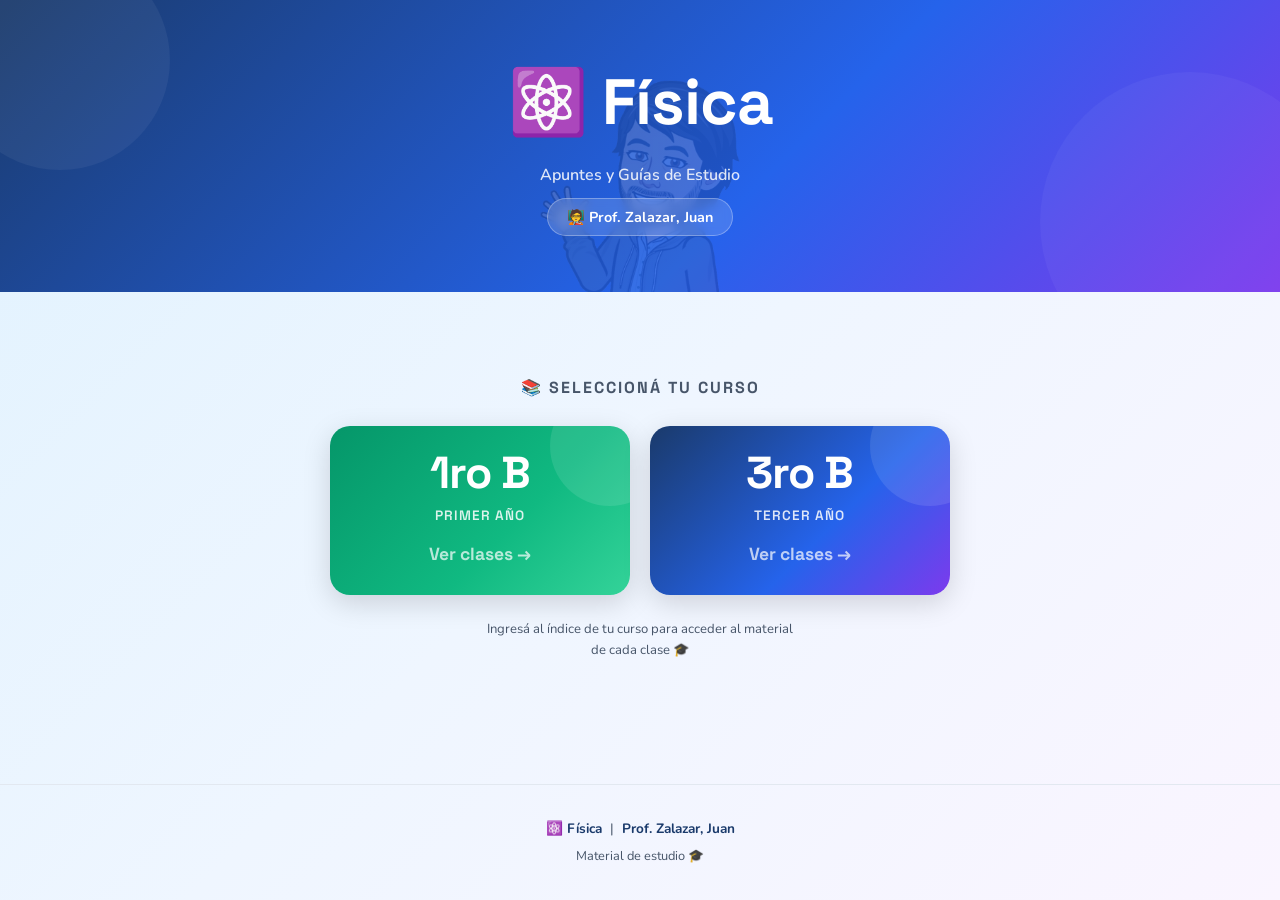
<file: index.html>
<!DOCTYPE html>
<html lang="es">
<head>
<meta charset="UTF-8">
<meta name="viewport" content="width=device-width, initial-scale=1.0">
<title>Física | Prof. Zalazar, Juan</title>
<link rel="stylesheet" href="styles.css">
<style>
  body {
    min-height: 100vh;
    display: flex;
    flex-direction: column;
  }

  /* HERO */
  .hero {
    position: relative;
    text-align: center;
    padding: 3rem 1.5rem 3.5rem;
    overflow: hidden;
    background: linear-gradient(135deg, var(--blue-dark) 0%, #2563eb 60%, #7c3aed 100%);
    color: white;
  }
  .hero::before {
    content: '';
    position: absolute;
    top: -50px; left: -50px;
    width: 220px; height: 220px;
    background: rgba(255,255,255,0.05);
    border-radius: 50%;
  }
  .hero::after {
    content: '';
    position: absolute;
    bottom: -80px; right: -60px;
    width: 300px; height: 300px;
    background: rgba(255,255,255,0.04);
    border-radius: 50%;
  }
  .watermark {
    position: absolute;
    bottom: -10px;
    left: 50%;
    transform: translateX(-50%);
    width: 200px;
    opacity: 0.15;
    pointer-events: none;
    z-index: 0;
    animation: float 4s ease-in-out infinite;
  }
  .hero-content {
    position: relative;
    z-index: 1;
  }
  .hero h1 {
    font-family: 'Space Grotesk', sans-serif;
    font-size: clamp(2.5rem, 8vw, 4rem);
    font-weight: 700;
    letter-spacing: -1px;
    margin-bottom: 0.3rem;
  }
  .hero .hero-sub {
    font-size: 1rem;
    opacity: 0.85;
    font-weight: 600;
    margin-bottom: 0.6rem;
  }
  .hero .hero-badge {
    display: inline-block;
    background: rgba(255,255,255,0.15);
    border: 1px solid rgba(255,255,255,0.3);
    border-radius: 50px;
    padding: 0.35rem 1.2rem;
    font-size: 0.9rem;
    font-weight: 700;
    backdrop-filter: blur(4px);
  }

  /* SELECCIÓN DE CURSO */
  .course-section {
    flex: 1;
    display: flex;
    flex-direction: column;
    align-items: center;
    justify-content: center;
    padding: 2.5rem 1.5rem 3rem;
    gap: 1.5rem;
  }
  .course-heading {
    font-family: 'Space Grotesk', sans-serif;
    font-size: 1rem;
    font-weight: 700;
    color: var(--text-mid);
    text-transform: uppercase;
    letter-spacing: 2px;
    text-align: center;
  }

  /* BOTONES DE CURSO */
  .course-buttons {
    display: flex;
    flex-direction: column;
    gap: 1.2rem;
    width: 100%;
    max-width: 400px;
    align-items: center;
  }

  .course-btn {
    display: flex;
    flex-direction: column;
    align-items: center;
    justify-content: center;
    gap: 0.5rem;
    width: 100%;
    max-width: 340px;
    padding: 1.6rem 2rem;
    border-radius: 20px;
    text-decoration: none;
    font-family: 'Space Grotesk', sans-serif;
    font-weight: 700;
    transition: transform 0.2s, box-shadow 0.2s;
    position: relative;
    overflow: hidden;
    box-shadow: 0 8px 28px rgba(0,0,0,0.15);
  }
  .course-btn::before {
    content: '';
    position: absolute;
    top: -40px; right: -40px;
    width: 120px; height: 120px;
    background: rgba(255,255,255,0.1);
    border-radius: 50%;
  }
  .course-btn:hover {
    transform: translateY(-5px);
    box-shadow: 0 16px 40px rgba(0,0,0,0.22);
  }
  .course-btn:active { transform: translateY(-2px); }

  .course-btn .btn-year {
    font-size: clamp(2rem, 8vw, 2.8rem);
    font-weight: 900;
    color: white;
    letter-spacing: -1px;
    line-height: 1;
    position: relative;
    z-index: 1;
  }
  .course-btn .btn-label {
    font-size: 0.85rem;
    color: rgba(255,255,255,0.85);
    font-weight: 600;
    letter-spacing: 1px;
    text-transform: uppercase;
    position: relative;
    z-index: 1;
  }
  .course-btn .btn-arrow {
    font-size: 1.1rem;
    color: rgba(255,255,255,0.7);
    position: relative;
    z-index: 1;
    margin-top: 0.3rem;
  }

  .btn-1b {
    background: linear-gradient(135deg, #059669 0%, #10b981 60%, #34d399 100%);
  }
  .btn-3b {
    background: linear-gradient(135deg, var(--blue-dark) 0%, #2563eb 60%, #7c3aed 100%);
  }

  /* PORTRAIT: botones en columna (ya es default), LANDSCAPE: en fila */
  @media (orientation: landscape) and (max-height: 600px) {
    .course-buttons {
      flex-direction: row;
      max-width: 700px;
    }
    .course-btn {
      max-width: 300px;
    }
  }

  /* Pantallas grandes: en fila también */
  @media (min-width: 700px) {
    .course-buttons {
      flex-direction: row;
      max-width: 720px;
      justify-content: center;
    }
    .course-btn {
      max-width: 300px;
      flex: 1;
    }
  }

  .divider-note {
    font-size: 0.82rem;
    color: var(--text-mid);
    text-align: center;
    max-width: 320px;
    line-height: 1.6;
  }
</style>
</head>
<body>

<div class="hero">
  <img src="images/profe_zalazar.webp" alt="" class="watermark">
  <div class="hero-content">
    <h1>⚛️ Física</h1>
    <p class="hero-sub">Apuntes y Guías de Estudio</p>
    <span class="hero-badge">🧑‍🏫 Prof. Zalazar, Juan</span>
  </div>
</div>

<div class="course-section">
  <p class="course-heading">📚 Seleccioná tu curso</p>

  <div class="course-buttons">
    <a href="index_1b.html" class="course-btn btn-1b">
      <span class="btn-year">1ro B</span>
      <span class="btn-label">Primer Año</span>
      <span class="btn-arrow">Ver clases →</span>
    </a>
    <a href="index_3b.html" class="course-btn btn-3b">
      <span class="btn-year">3ro B</span>
      <span class="btn-label">Tercer Año</span>
      <span class="btn-arrow">Ver clases →</span>
    </a>
  </div>

  <p class="divider-note">Ingresá al índice de tu curso para acceder al material de cada clase 🎓</p>
</div>

<footer>
  <p>⚛️ <strong>Física</strong> &nbsp;|&nbsp; <strong>Prof. Zalazar, Juan</strong></p>
  <p style="margin-top:0.4rem; font-size:0.8rem;">Material de estudio 🎓</p>
</footer>

</body>
</html>
</file>
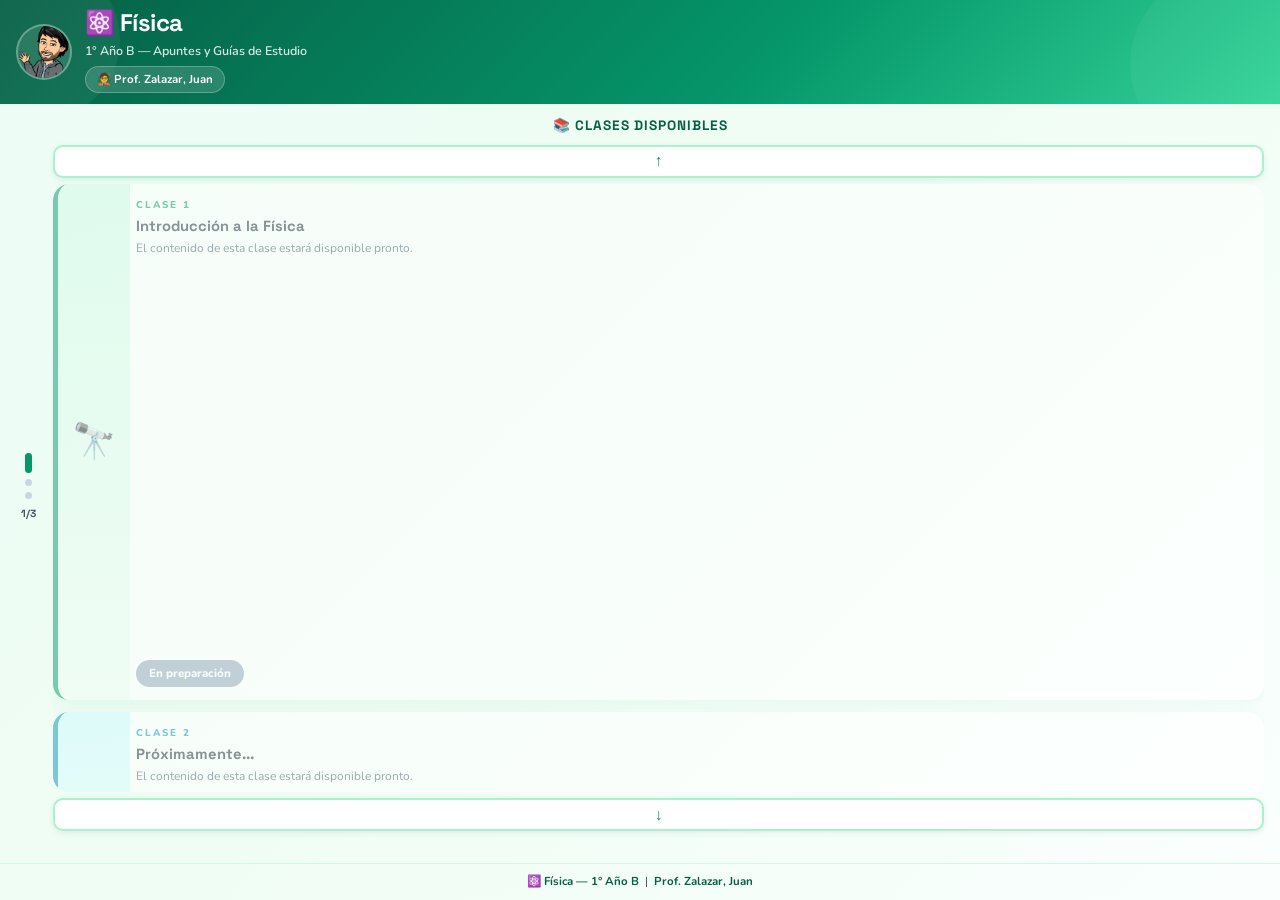
<file: index_1b.html>
<!DOCTYPE html>
<html lang="es">
<head>
<meta charset="UTF-8">
<meta name="viewport" content="width=device-width, initial-scale=1.0">
<title>Física — 1ro B | Prof. Zalazar, Juan</title>
<link rel="stylesheet" href="styles.css">
<style>
  html, body {
    height: 100%;
    overflow: hidden;
  }
  body {
    display: flex;
    flex-direction: column;
    background: linear-gradient(135deg, #ecfdf5 0%, #f0fdf4 50%, #fafffe 100%);
  }

  /* ── HERO COMPACTO ── */
  .hero {
    flex-shrink: 0;
    position: relative;
    overflow: hidden;
    background: linear-gradient(135deg, #065f46 0%, #059669 60%, #34d399 100%);
    color: white;
    padding: 0.7rem 1rem;
  }
  .hero::before {
    content: '';
    position: absolute;
    top: -40px; left: -40px;
    width: 160px; height: 160px;
    background: rgba(255,255,255,0.05); border-radius: 50%;
  }
  .hero::after {
    content: '';
    position: absolute;
    bottom: -50px; right: -30px;
    width: 180px; height: 180px;
    background: rgba(255,255,255,0.04); border-radius: 50%;
  }
  .hero-inner {
    position: relative; z-index: 1;
    display: flex; align-items: center; gap: 0.8rem;
  }
  .hero-avatar {
    width: 56px; height: 56px; flex-shrink: 0;
    border-radius: 50%; object-fit: cover;
    border: 2px solid rgba(255,255,255,0.3);
    background: rgba(255,255,255,0.1);
  }
  .hero-text { flex: 1; }
  .hero-title {
    font-family: 'Space Grotesk', sans-serif;
    font-size: 1.5rem; font-weight: 700;
    letter-spacing: -0.5px; line-height: 1;
    margin-bottom: 0.15rem;
    color: white; text-decoration: none; display: inline-block;
  }
  .hero-title:hover { opacity: 0.85; }
  .hero-sub { font-size: 0.78rem; opacity: 0.85; font-weight: 600; margin-bottom: 0.2rem; display: block; }
  .hero-badge {
    display: inline-block;
    background: rgba(255,255,255,0.15);
    border: 1px solid rgba(255,255,255,0.25);
    border-radius: 50px; padding: 0.15rem 0.7rem;
    font-size: 0.72rem; font-weight: 700; backdrop-filter: blur(4px);
  }

  /* ── CARRUSEL ── */
  .carousel-section {
    flex: 1;
    display: flex; flex-direction: column;
    padding: 0.6rem 1rem 0;
    min-height: 0;
  }
  .carousel-title {
    font-family: 'Space Grotesk', sans-serif;
    font-size: 0.85rem; font-weight: 700;
    color: #065f46;
    text-transform: uppercase; letter-spacing: 1px;
    margin-bottom: 0.5rem; text-align: center;
    flex-shrink: 0;
  }
  .carousel-body {
    flex: 1; display: flex; gap: 0.8rem;
    align-items: stretch; min-height: 0;
  }

  .side-col {
    display: flex; flex-direction: column;
    align-items: center; justify-content: center;
    gap: 0.4rem; flex-shrink: 0; width: 24px;
  }
  .carousel-dots { display: flex; flex-direction: column; gap: 6px; align-items: center; }
  .dot {
    width: 7px; height: 7px; border-radius: 50%;
    background: #cbd5e1; cursor: pointer;
    transition: all 0.25s; flex-shrink: 0;
  }
  .dot.active { background: #059669; height: 20px; border-radius: 4px; }
  .pos-indicator {
    font-family: 'Space Grotesk', sans-serif;
    font-size: 0.65rem; font-weight: 700;
    color: var(--text-mid); text-align: center;
  }

  .main-col { flex: 1; display: flex; flex-direction: column; gap: 0.4rem; min-height: 0; }

  .carousel-btn {
    flex-shrink: 0;
    width: 100%; padding: 0.35rem;
    border-radius: 10px; background: white;
    border: 2px solid #a7f3d0; color: #059669;
    font-size: 1rem; cursor: pointer;
    box-shadow: 0 2px 6px rgba(0,0,0,0.07);
    display: flex; align-items: center; justify-content: center;
    transition: all 0.2s;
  }
  .carousel-btn:hover { background: #f0fdf4; border-color: #059669; }

  .carousel-viewport {
    flex: 1; overflow: hidden;
    border-radius: var(--radius);
    touch-action: none; min-height: 0;
  }
  .carousel-track {
    display: flex; flex-direction: column; gap: 0.75rem;
    transition: transform 0.45s cubic-bezier(0.4, 0, 0.2, 1);
    will-change: transform;
  }

  .clase-card {
    background: white; border-radius: var(--radius);
    box-shadow: 0 4px 16px rgba(5,150,105,0.12);
    overflow: hidden; text-decoration: none; color: inherit;
    display: flex; flex-direction: row; align-items: stretch;
    flex-shrink: 0;
    transition: transform 0.2s, box-shadow 0.2s;
  }
  .clase-card:hover { transform: translateX(3px); box-shadow: 0 8px 24px rgba(5,150,105,0.2); }
  .card-icon-col {
    width: 72px; flex-shrink: 0;
    display: flex; align-items: center; justify-content: center; font-size: 2.2rem;
  }
  .card-body {
    flex: 1; padding: 0.8rem 1rem 0.8rem 0.4rem;
    display: flex; flex-direction: column; justify-content: center;
  }
  .card-num { font-size: 0.62rem; font-weight: 800; text-transform: uppercase; letter-spacing: 2px; margin-bottom: 0.2rem; }
  .card-title { font-family: 'Space Grotesk', sans-serif; font-size: 0.92rem; font-weight: 700; color: var(--text-dark); line-height: 1.25; margin-bottom: 0.3rem; }
  .card-topics { font-size: 0.75rem; color: var(--text-mid); line-height: 1.45; flex: 1; }
  .card-btn { display: inline-block; margin-top: 0.5rem; padding: 0.25rem 0.8rem; border-radius: 50px; font-size: 0.72rem; font-weight: 800; color: white; align-self: flex-start; }
  .card-disabled { opacity: 0.5; cursor: not-allowed; pointer-events: none; }

  .card-c1 { border-left: 5px solid #059669; }
  .card-c1 .card-icon-col { background: linear-gradient(180deg, #d1fae5, #f0fdf4); }
  .card-c1 .card-num { color: #059669; }
  .card-c1 .card-btn { background: #059669; }

  .card-c2 { border-left: 5px solid #0891b2; }
  .card-c2 .card-icon-col { background: linear-gradient(180deg, #cffafe, #ecfeff); }
  .card-c2 .card-num { color: #0891b2; }
  .card-c2 .card-btn { background: #0891b2; }

  .card-c3 { border-left: 5px solid #16a34a; }
  .card-c3 .card-icon-col { background: linear-gradient(180deg, #dcfce7, #f0fdf4); }
  .card-c3 .card-num { color: #16a34a; }
  .card-c3 .card-btn { background: #16a34a; }

  /* ── FOOTER ── */
  footer {
    flex-shrink: 0;
    text-align: center;
    padding: 0.5rem 1rem;
    color: var(--text-mid);
    font-size: 0.72rem;
    border-top: 1px solid #d1fae5;
  }
  footer strong { color: #065f46; }
</style>
</head>
<body>

<div class="hero">
  <div class="hero-inner">
    <img src="images/profe_zalazar.webp" alt="Prof. Zalazar" class="hero-avatar">
    <div class="hero-text">
      <a href="index.html" class="hero-title">⚛️ Física</a>
      <span class="hero-sub">1° Año B — Apuntes y Guías de Estudio</span>
      <span class="hero-badge">🧑‍🏫 Prof. Zalazar, Juan</span>
    </div>
  </div>
</div>

<div class="carousel-section">
  <p class="carousel-title">📚 Clases disponibles</p>

  <div class="carousel-body">

    <div class="side-col">
      <div class="carousel-dots" id="carouselDots"></div>
      <span class="pos-indicator" id="posIndicator">1/3</span>
    </div>

    <div class="main-col">
      <button class="carousel-btn" onclick="moveCarousel(-1)" aria-label="Clase anterior">↑</button>

      <div class="carousel-viewport" id="carouselViewport">
        <div class="carousel-track" id="carouselTrack">

          <div class="clase-card card-c1 card-disabled">
            <div class="card-icon-col">🔭</div>
            <div class="card-body">
              <p class="card-num">Clase 1</p>
              <p class="card-title">Introducción a la Física</p>
              <p class="card-topics">El contenido de esta clase estará disponible pronto.</p>
              <span class="card-btn" style="background:#94a3b8;">En preparación</span>
            </div>
          </div>

          <div class="clase-card card-c2 card-disabled">
            <div class="card-icon-col">📐</div>
            <div class="card-body">
              <p class="card-num">Clase 2</p>
              <p class="card-title">Próximamente...</p>
              <p class="card-topics">El contenido de esta clase estará disponible pronto.</p>
              <span class="card-btn" style="background:#94a3b8;">En preparación</span>
            </div>
          </div>

          <div class="clase-card card-c3 card-disabled">
            <div class="card-icon-col">🔬</div>
            <div class="card-body">
              <p class="card-num">Clase 3</p>
              <p class="card-title">Próximamente...</p>
              <p class="card-topics">El contenido de esta clase estará disponible pronto.</p>
              <span class="card-btn" style="background:#94a3b8;">En preparación</span>
            </div>
          </div>

        </div>
      </div>

      <button class="carousel-btn" onclick="moveCarousel(1)" aria-label="Clase siguiente">↓</button>
    </div>

  </div>
</div>

<footer>
  <p>⚛️ <strong>Física — 1° Año B</strong> &nbsp;|&nbsp; <strong>Prof. Zalazar, Juan</strong></p>
</footer>

<script>
  const track    = document.getElementById('carouselTrack');
  const viewport = document.getElementById('carouselViewport');
  const dotsCont = document.getElementById('carouselDots');
  const posInd   = document.getElementById('posIndicator');
  const cards    = track.querySelectorAll('.clase-card, div.clase-card');
  const total    = cards.length;
  let current    = 0;
  let CARD_H     = 160;
  const GAP      = 12;

  function calibrate() {
    const vpH = viewport.clientHeight;
    CARD_H = Math.floor(vpH * 0.85);
    cards.forEach(c => c.style.height = CARD_H + 'px');
    track.style.gap = GAP + 'px';
    goTo(current, false);
  }

  function buildDots() {
    dotsCont.innerHTML = '';
    for (let i = 0; i < total; i++) {
      const d = document.createElement('div');
      d.className = 'dot' + (i === current ? ' active' : '');
      d.onclick = () => goTo(i);
      dotsCont.appendChild(d);
    }
  }

  function updateDots() {
    dotsCont.querySelectorAll('.dot').forEach((d, i) =>
      d.classList.toggle('active', i === current)
    );
    posInd.textContent = (current + 1) + '/' + total;
  }

  function goTo(n, animate = true) {
    current = ((n % total) + total) % total;
    const STEP = CARD_H + GAP;
    if (!animate) track.style.transition = 'none';
    track.style.transform = `translateY(-${current * STEP}px)`;
    if (!animate) requestAnimationFrame(() => track.style.transition = '');
    updateDots();
  }

  function moveCarousel(dir) { goTo(current + dir); }

  let startY = 0;
  viewport.addEventListener('touchstart', e => { startY = e.touches[0].clientY; }, { passive: true });
  viewport.addEventListener('touchmove', e => { e.preventDefault(); }, { passive: false });
  viewport.addEventListener('touchend', e => {
    const diff = startY - e.changedTouches[0].clientY;
    if (Math.abs(diff) > 40) moveCarousel(diff > 0 ? 1 : -1);
  });

  window.addEventListener('resize', () => { calibrate(); buildDots(); });
  window.addEventListener('load', () => { calibrate(); buildDots(); goTo(0, false); });
</script>

</body>
</html>
</file>
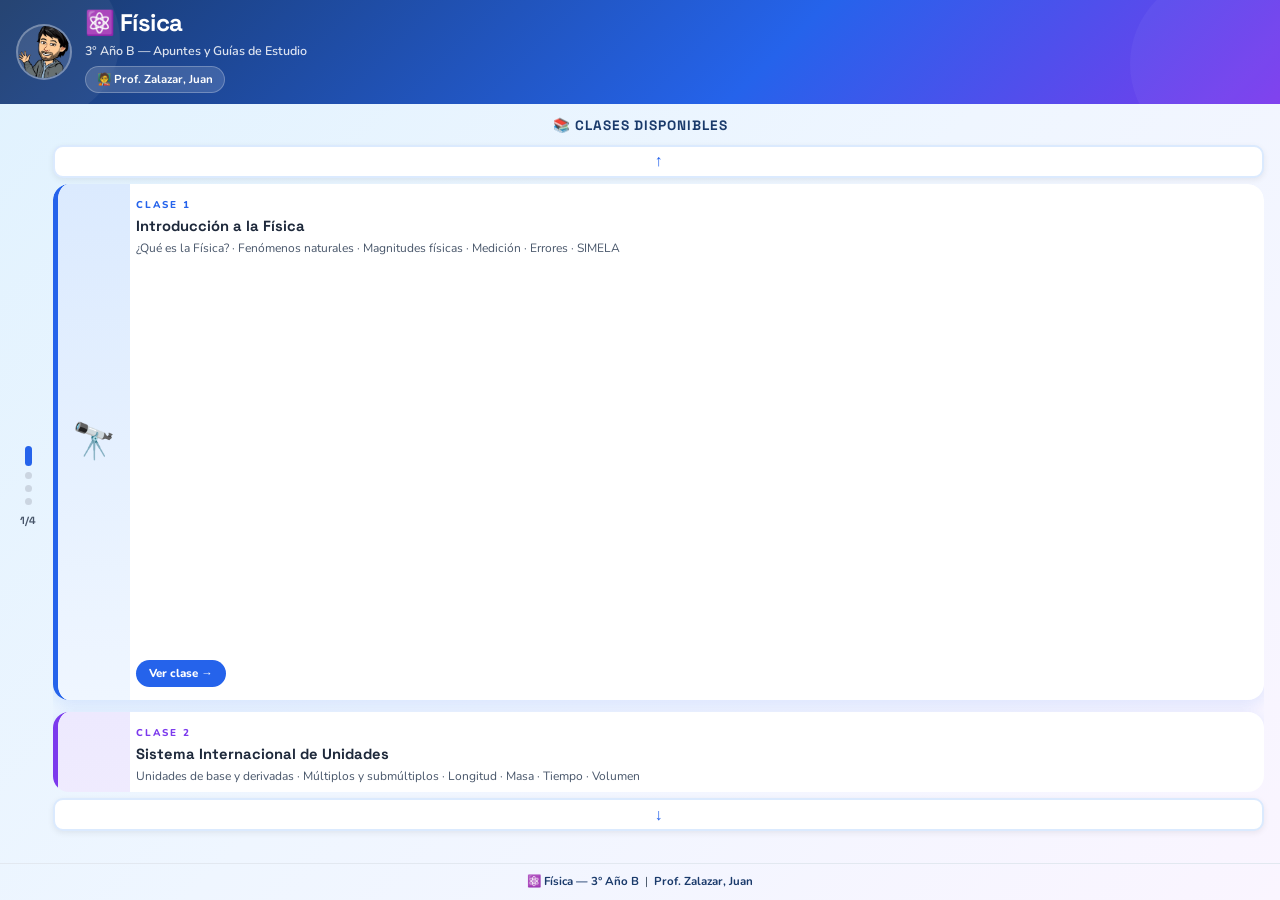
<file: index_3b.html>
<!DOCTYPE html>
<html lang="es">
<head>
<meta charset="UTF-8">
<meta name="viewport" content="width=device-width, initial-scale=1.0">
<title>Física — 3ro B | Prof. Zalazar, Juan</title>
<link rel="stylesheet" href="styles.css">
<style>
  /* Ocupa exactamente la ventana del navegador, sin scroll */
  html, body {
    height: 100%;
    overflow: hidden;
  }
  body {
    display: flex;
    flex-direction: column;
    background: linear-gradient(135deg, #e0f2fe 0%, #eff6ff 50%, #faf5ff 100%);
  }

  /* ── HERO COMPACTO ── */
  .hero {
    flex-shrink: 0;
    position: relative;
    overflow: hidden;
    background: linear-gradient(135deg, var(--blue-dark) 0%, #2563eb 60%, #7c3aed 100%);
    color: white;
    padding: 0.7rem 1rem;
  }
  .hero::before {
    content: '';
    position: absolute;
    top: -40px; left: -40px;
    width: 160px; height: 160px;
    background: rgba(255,255,255,0.05); border-radius: 50%;
  }
  .hero::after {
    content: '';
    position: absolute;
    bottom: -50px; right: -30px;
    width: 180px; height: 180px;
    background: rgba(255,255,255,0.04); border-radius: 50%;
  }

  .hero-inner {
    position: relative; z-index: 1;
    display: flex;
    align-items: center;
    gap: 0.8rem;
  }
  .hero-avatar {
    width: 56px; height: 56px;
    flex-shrink: 0;
    border-radius: 50%;
    object-fit: cover;
    border: 2px solid rgba(255,255,255,0.3);
    background: rgba(255,255,255,0.1);
  }
  .hero-text { flex: 1; }
  .hero-title {
    font-family: 'Space Grotesk', sans-serif;
    font-size: 1.5rem;
    font-weight: 700;
    letter-spacing: -0.5px;
    line-height: 1;
    margin-bottom: 0.15rem;
    color: white;
    text-decoration: none;
    display: inline-block;
  }
  .hero-title:hover { opacity: 0.85; }
  .hero-sub {
    font-size: 0.78rem;
    opacity: 0.85;
    font-weight: 600;
    margin-bottom: 0.2rem;
    display: block;
  }
  .hero-badge {
    display: inline-block;
    background: rgba(255,255,255,0.15);
    border: 1px solid rgba(255,255,255,0.25);
    border-radius: 50px;
    padding: 0.15rem 0.7rem;
    font-size: 0.72rem;
    font-weight: 700;
    backdrop-filter: blur(4px);
  }

  /* ── CARRUSEL ── */
  .carousel-section {
    flex: 1;
    display: flex;
    flex-direction: column;
    padding: 0.6rem 1rem 0;
    min-height: 0; /* permite que flex-child se encoja */
  }
  .carousel-title {
    font-family: 'Space Grotesk', sans-serif;
    font-size: 0.85rem; font-weight: 700;
    color: var(--blue-dark);
    text-transform: uppercase; letter-spacing: 1px;
    margin-bottom: 0.5rem; text-align: center;
    flex-shrink: 0;
  }
  .carousel-body {
    flex: 1;
    display: flex;
    gap: 0.8rem;
    align-items: stretch;
    min-height: 0;
  }

  /* Columna izquierda: dots + indicador */
  .side-col {
    display: flex; flex-direction: column;
    align-items: center; justify-content: center;
    gap: 0.4rem;
    flex-shrink: 0;
    width: 24px;
  }
  .carousel-dots { display: flex; flex-direction: column; gap: 6px; align-items: center; }
  .dot {
    width: 7px; height: 7px; border-radius: 50%;
    background: #cbd5e1; cursor: pointer;
    transition: all 0.25s; flex-shrink: 0;
  }
  .dot.active { background: var(--blue-mid); height: 20px; border-radius: 4px; }
  .pos-indicator {
    font-family: 'Space Grotesk', sans-serif;
    font-size: 0.65rem; font-weight: 700;
    color: var(--text-mid); text-align: center;
    writing-mode: horizontal-tb;
  }

  /* Columna principal: flecha + viewport + flecha */
  .main-col {
    flex: 1; display: flex; flex-direction: column;
    gap: 0.4rem; min-height: 0;
  }

  .carousel-btn {
    flex-shrink: 0;
    width: 100%; padding: 0.35rem;
    border-radius: 10px;
    background: white;
    border: 2px solid var(--blue-light);
    color: var(--blue-mid);
    font-size: 1rem; cursor: pointer;
    box-shadow: 0 2px 6px rgba(0,0,0,0.07);
    display: flex; align-items: center; justify-content: center;
    transition: all 0.2s;
  }
  .carousel-btn:hover { background: var(--blue-pale); border-color: var(--blue-mid); }

  .carousel-viewport {
    flex: 1;
    overflow: hidden;
    border-radius: var(--radius);
    touch-action: none;
    min-height: 0;
  }
  .carousel-track {
    display: flex; flex-direction: column;
    gap: 0.75rem;
    transition: transform 0.45s cubic-bezier(0.4, 0, 0.2, 1);
    will-change: transform;
  }

  /* TARJETAS — altura dinámica vía JS */
  .clase-card {
    background: white;
    border-radius: var(--radius);
    box-shadow: 0 4px 16px rgba(37,99,235,0.12);
    overflow: hidden; text-decoration: none; color: inherit;
    display: flex; flex-direction: row; align-items: stretch;
    flex-shrink: 0;
    transition: transform 0.2s, box-shadow 0.2s;
  }
  .clase-card:hover { transform: translateX(3px); box-shadow: 0 8px 24px rgba(37,99,235,0.2); }
  .card-icon-col {
    width: 72px; flex-shrink: 0;
    display: flex; align-items: center; justify-content: center;
    font-size: 2.2rem;
  }
  .card-body {
    flex: 1; padding: 0.8rem 1rem 0.8rem 0.4rem;
    display: flex; flex-direction: column; justify-content: center;
  }
  .card-num { font-size: 0.62rem; font-weight: 800; text-transform: uppercase; letter-spacing: 2px; margin-bottom: 0.2rem; }
  .card-title { font-family: 'Space Grotesk', sans-serif; font-size: 0.92rem; font-weight: 700; color: var(--text-dark); line-height: 1.25; margin-bottom: 0.3rem; }
  .card-topics { font-size: 0.75rem; color: var(--text-mid); line-height: 1.45; flex: 1; }
  .card-btn { display: inline-block; margin-top: 0.5rem; padding: 0.25rem 0.8rem; border-radius: 50px; font-size: 0.72rem; font-weight: 800; color: white; align-self: flex-start; }
  .card-disabled { opacity: 0.5; cursor: not-allowed; pointer-events: none; }

  .card-c1 { border-left: 5px solid #2563eb; }
  .card-c1 .card-icon-col { background: linear-gradient(180deg, #dbeafe, #eff6ff); }
  .card-c1 .card-num { color: #2563eb; }
  .card-c1 .card-btn { background: #2563eb; }

  .card-c2 { border-left: 5px solid #7c3aed; }
  .card-c2 .card-icon-col { background: linear-gradient(180deg, #ede9fe, #faf5ff); }
  .card-c2 .card-num { color: #7c3aed; }
  .card-c2 .card-btn { background: #7c3aed; }

  .card-c3 { border-left: 5px solid #059669; }
  .card-c3 .card-icon-col { background: linear-gradient(180deg, #d1fae5, #f0fdf4); }
  .card-c3 .card-num { color: #059669; }
  .card-c3 .card-btn { background: #059669; }

  .card-c4 { border-left: 5px solid #f97316; }
  .card-c4 .card-icon-col { background: linear-gradient(180deg, #ffedd5, #fff7ed); }
  .card-c4 .card-num { color: #f97316; }
  .card-c4 .card-btn { background: #f97316; }

  /* ── FOOTER ── */
  footer {
    flex-shrink: 0;
    text-align: center;
    padding: 0.5rem 1rem;
    color: var(--text-mid);
    font-size: 0.72rem;
    border-top: 1px solid #e2e8f0;
  }
  footer strong { color: var(--blue-dark); }
</style>
</head>
<body>

<!-- HERO COMPACTO -->
<div class="hero">
  <div class="hero-inner">
    <img src="images/profe_zalazar.webp" alt="Prof. Zalazar" class="hero-avatar">
    <div class="hero-text">
      <a href="index.html" class="hero-title">⚛️ Física</a>
      <span class="hero-sub">3° Año B — Apuntes y Guías de Estudio</span>
      <span class="hero-badge">🧑‍🏫 Prof. Zalazar, Juan</span>
    </div>
  </div>
</div>

<!-- CARRUSEL VERTICAL -->
<div class="carousel-section">
  <p class="carousel-title">📚 Clases disponibles</p>

  <div class="carousel-body">

    <!-- Dots + indicador -->
    <div class="side-col">
      <div class="carousel-dots" id="carouselDots"></div>
      <span class="pos-indicator" id="posIndicator">1/4</span>
    </div>

    <!-- Flecha ↑ · Viewport · Flecha ↓ -->
    <div class="main-col">
      <button class="carousel-btn" onclick="moveCarousel(-1)" aria-label="Clase anterior">↑</button>

      <div class="carousel-viewport" id="carouselViewport">
        <div class="carousel-track" id="carouselTrack">

          <a href="3b/clase1.html" class="clase-card card-c1">
            <div class="card-icon-col">🔭</div>
            <div class="card-body">
              <p class="card-num">Clase 1</p>
              <p class="card-title">Introducción a la Física</p>
              <p class="card-topics">¿Qué es la Física? · Fenómenos naturales · Magnitudes físicas · Medición · Errores · SIMELA</p>
              <span class="card-btn">Ver clase →</span>
            </div>
          </a>

          <a href="3b/clase2.html" class="clase-card card-c2">
            <div class="card-icon-col">📊</div>
            <div class="card-body">
              <p class="card-num">Clase 2</p>
              <p class="card-title">Sistema Internacional de Unidades</p>
              <p class="card-topics">Unidades de base y derivadas · Múltiplos y submúltiplos · Longitud · Masa · Tiempo · Volumen</p>
              <span class="card-btn">Ver clase →</span>
            </div>
          </a>

          <div class="clase-card card-c3 card-disabled">
            <div class="card-icon-col">🔬</div>
            <div class="card-body">
              <p class="card-num">Clase 3</p>
              <p class="card-title">Próximamente...</p>
              <p class="card-topics">El contenido de esta clase estará disponible pronto.</p>
              <span class="card-btn" style="background:#94a3b8;">En preparación</span>
            </div>
          </div>

          <div class="clase-card card-c4 card-disabled">
            <div class="card-icon-col">⚡</div>
            <div class="card-body">
              <p class="card-num">Clase 4</p>
              <p class="card-title">Próximamente...</p>
              <p class="card-topics">El contenido de esta clase estará disponible pronto.</p>
              <span class="card-btn" style="background:#94a3b8;">En preparación</span>
            </div>
          </div>

        </div>
      </div>

      <button class="carousel-btn" onclick="moveCarousel(1)" aria-label="Clase siguiente">↓</button>
    </div>

  </div>
</div>

<footer>
  <p>⚛️ <strong>Física — 3° Año B</strong> &nbsp;|&nbsp; <strong>Prof. Zalazar, Juan</strong></p>
</footer>

<script>
  const track    = document.getElementById('carouselTrack');
  const viewport = document.getElementById('carouselViewport');
  const dotsCont = document.getElementById('carouselDots');
  const posInd   = document.getElementById('posIndicator');
  const cards    = track.querySelectorAll('.clase-card, div.clase-card');
  const total    = cards.length;
  let current    = 0;
  let CARD_H     = 160;
  const GAP      = 12;

  /* Calcula la altura real del viewport y ajusta las tarjetas */
  function calibrate() {
    const vpH = viewport.clientHeight;
    // Tarjeta ocupa 85% del viewport para dejar peek del siguiente
    CARD_H = Math.floor(vpH * 0.85);
    cards.forEach(c => c.style.height = CARD_H + 'px');
    track.style.gap = GAP + 'px';
    goTo(current, false);
  }

  function buildDots() {
    dotsCont.innerHTML = '';
    for (let i = 0; i < total; i++) {
      const d = document.createElement('div');
      d.className = 'dot' + (i === current ? ' active' : '');
      d.setAttribute('aria-label', 'Ir a clase ' + (i + 1));
      d.onclick = () => goTo(i);
      dotsCont.appendChild(d);
    }
  }

  function updateDots() {
    dotsCont.querySelectorAll('.dot').forEach((d, i) =>
      d.classList.toggle('active', i === current)
    );
    posInd.textContent = (current + 1) + '/' + total;
  }

  function goTo(n, animate = true) {
    current = ((n % total) + total) % total;
    const STEP = CARD_H + GAP;
    if (!animate) track.style.transition = 'none';
    track.style.transform = `translateY(-${current * STEP}px)`;
    if (!animate) requestAnimationFrame(() => track.style.transition = '');
    updateDots();
  }

  function moveCarousel(dir) { goTo(current + dir); }

  /* Swipe — preventDefault bloquea scroll de página */
  let startY = 0;
  viewport.addEventListener('touchstart', e => {
    startY = e.touches[0].clientY;
  }, { passive: true });
  viewport.addEventListener('touchmove', e => {
    e.preventDefault();
  }, { passive: false });
  viewport.addEventListener('touchend', e => {
    const diff = startY - e.changedTouches[0].clientY;
    if (Math.abs(diff) > 40) moveCarousel(diff > 0 ? 1 : -1);
  });

  window.addEventListener('resize', () => { calibrate(); buildDots(); });
  window.addEventListener('load', () => { calibrate(); buildDots(); goTo(0, false); });
</script>

</body>
</html>
</file>
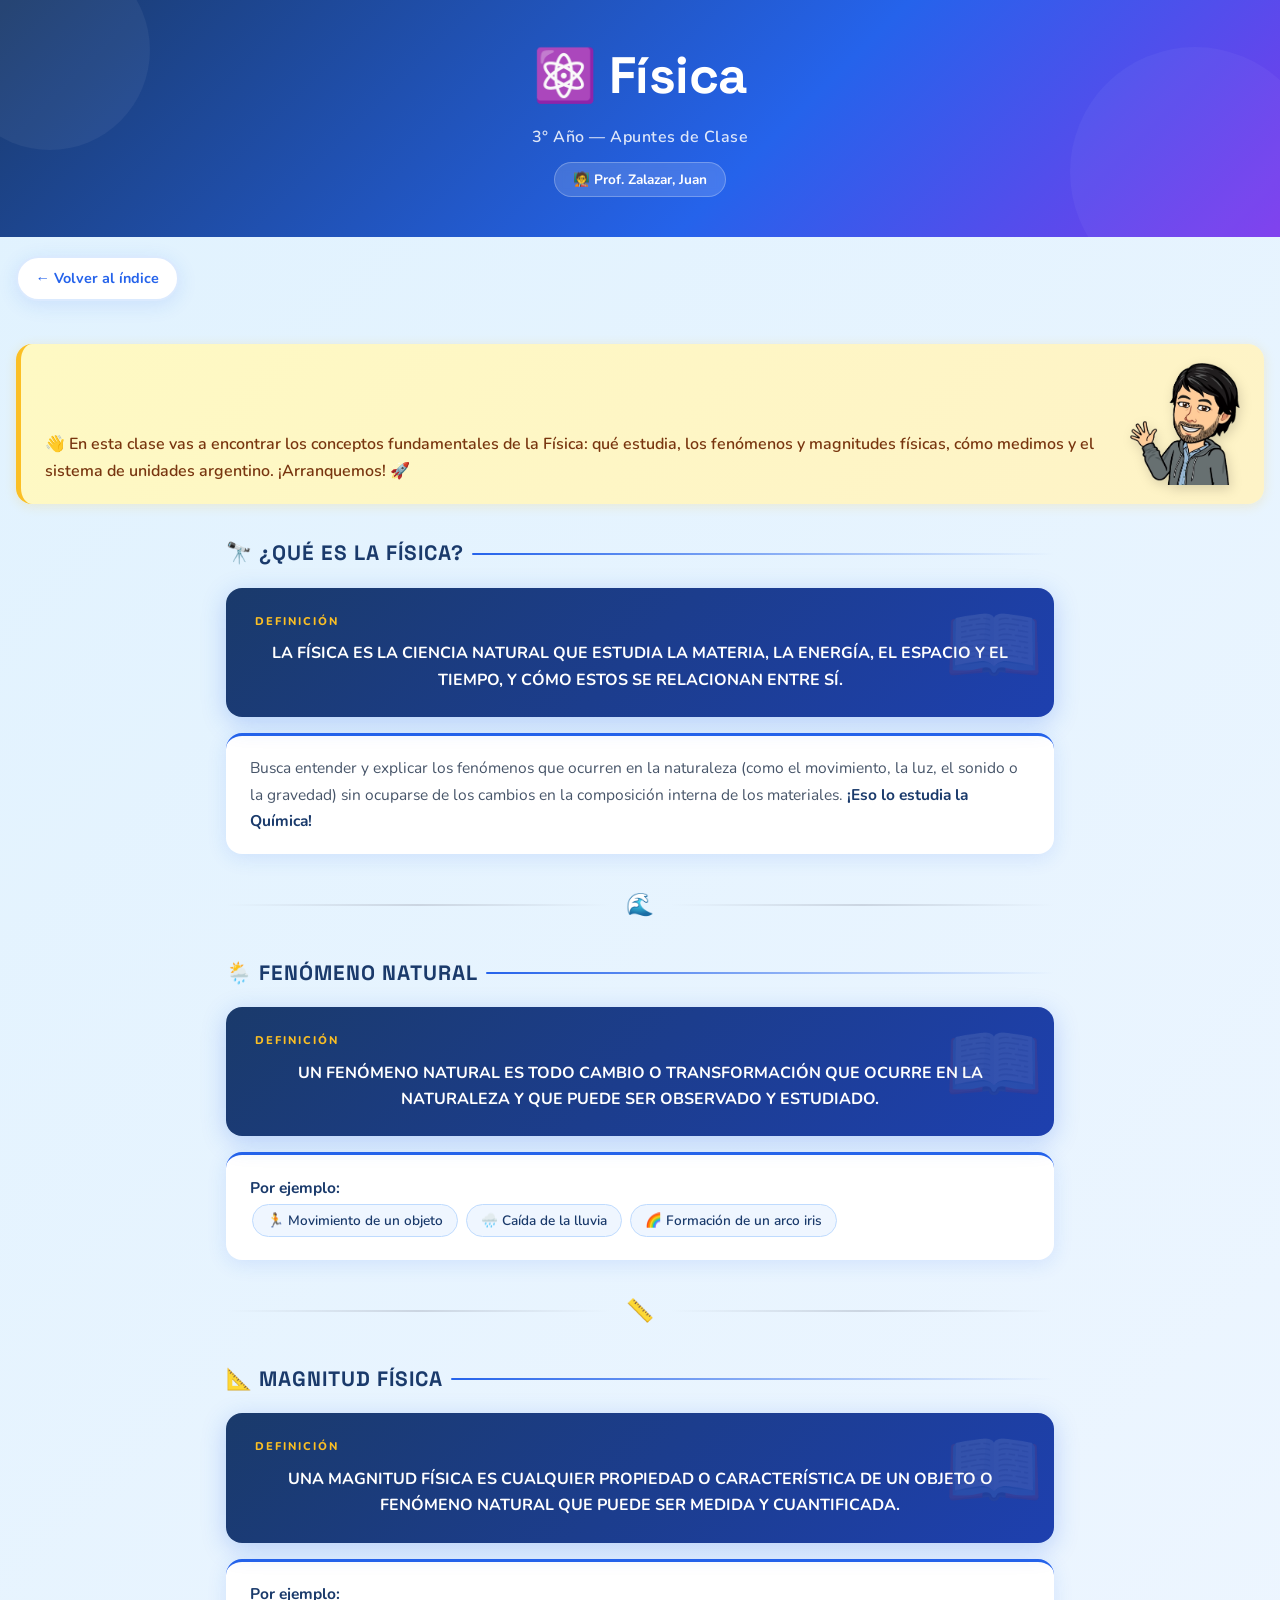
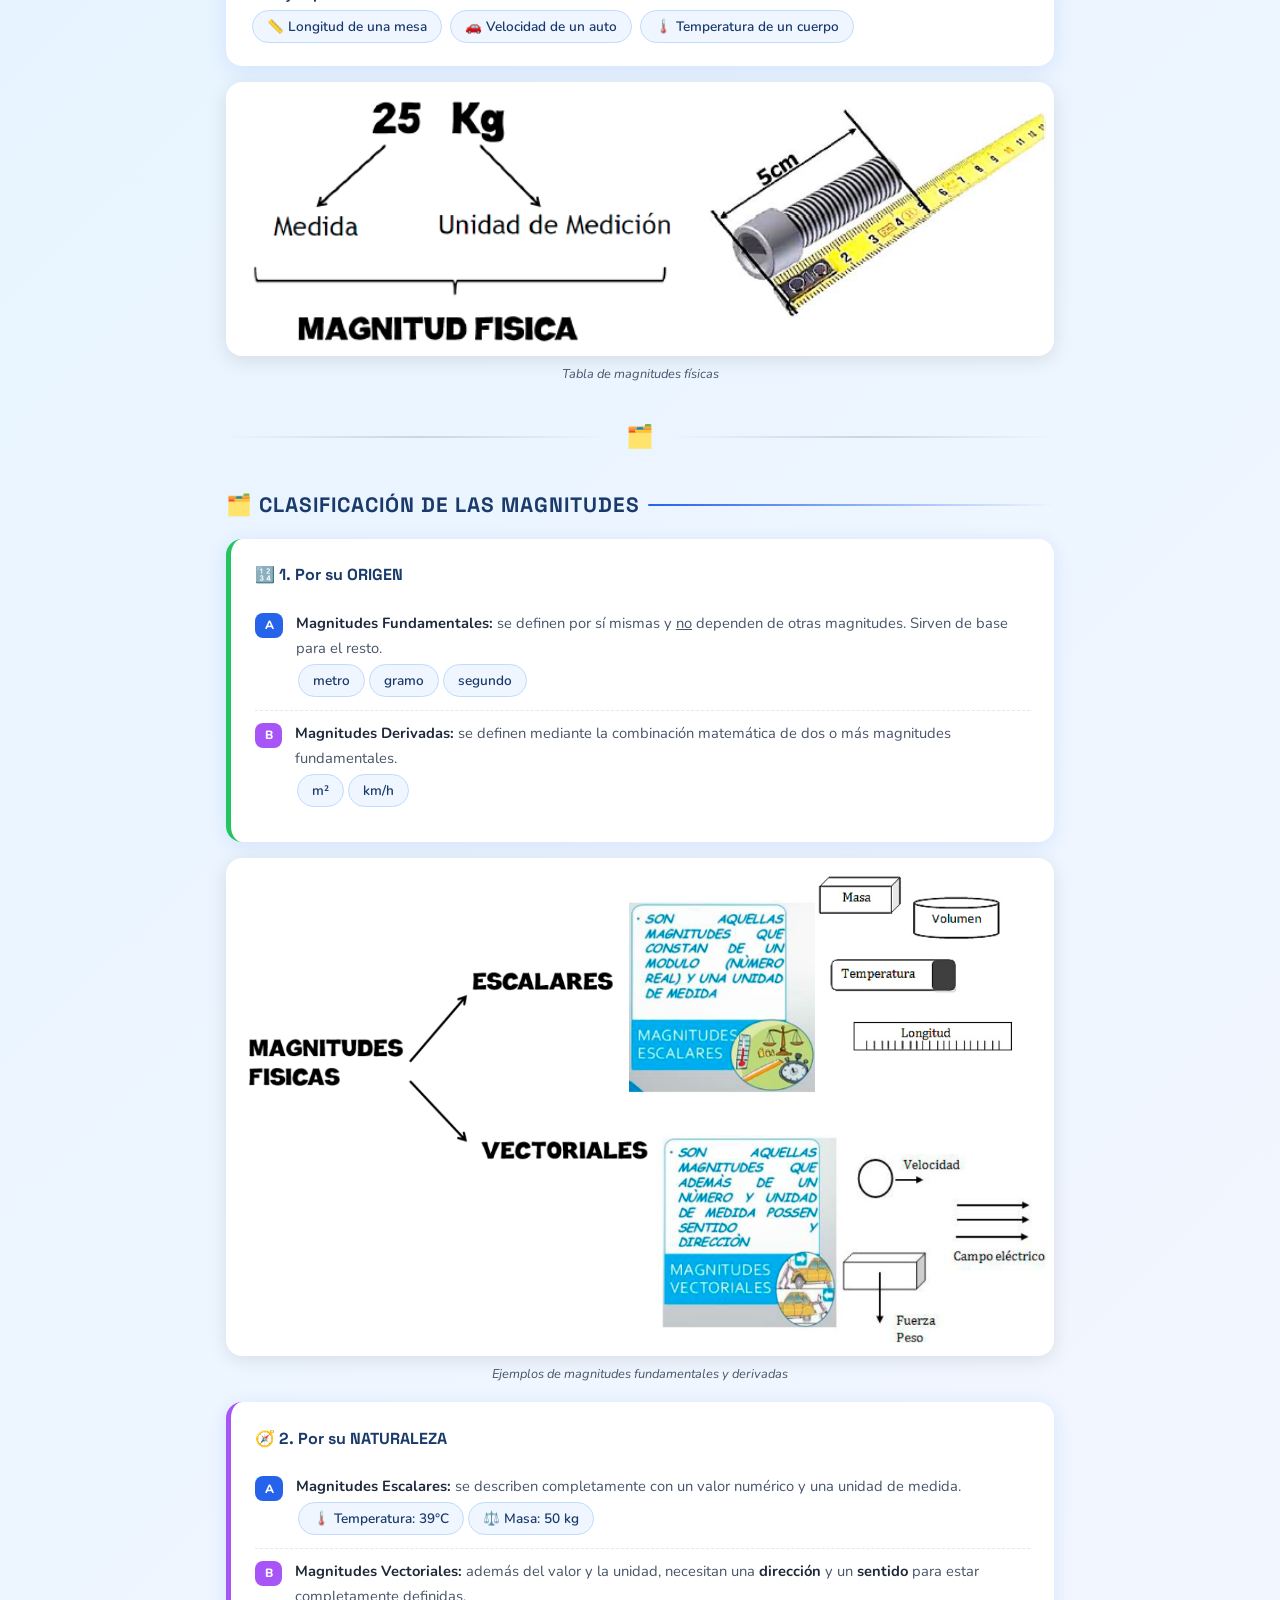
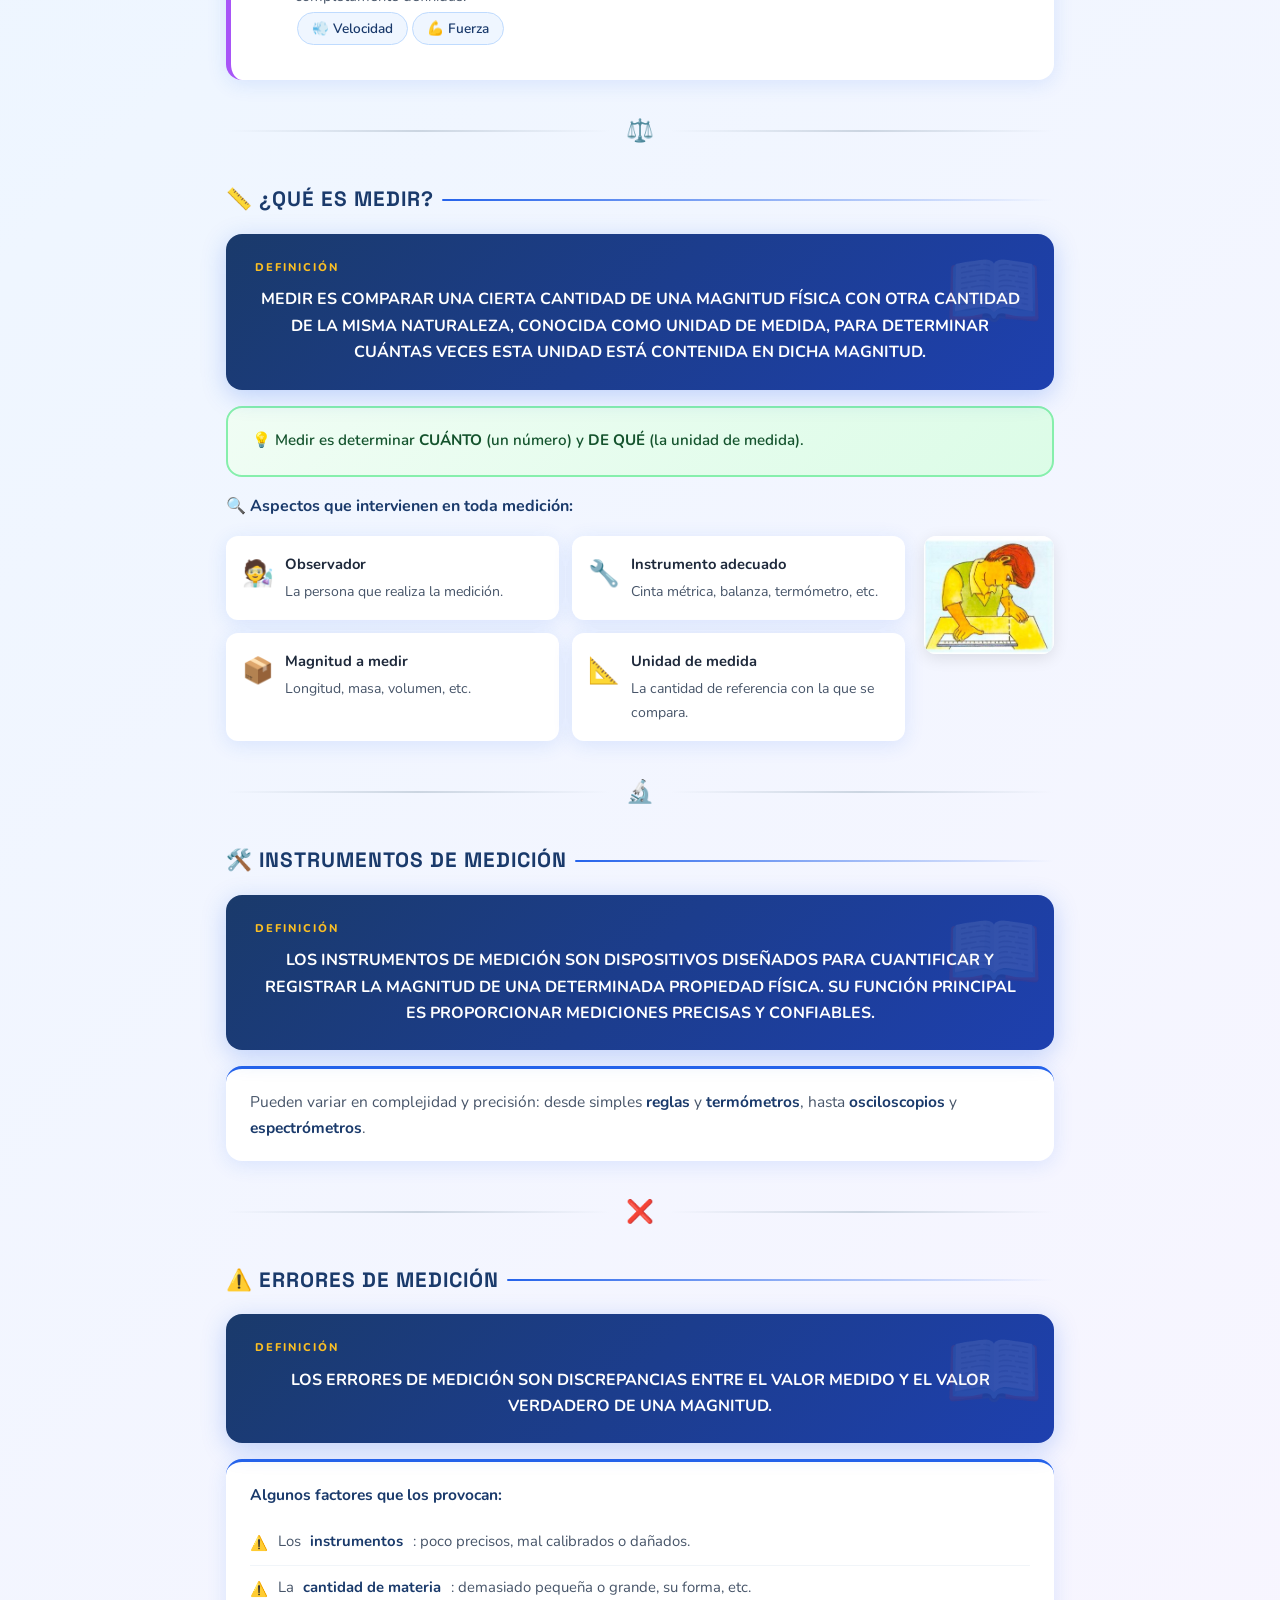
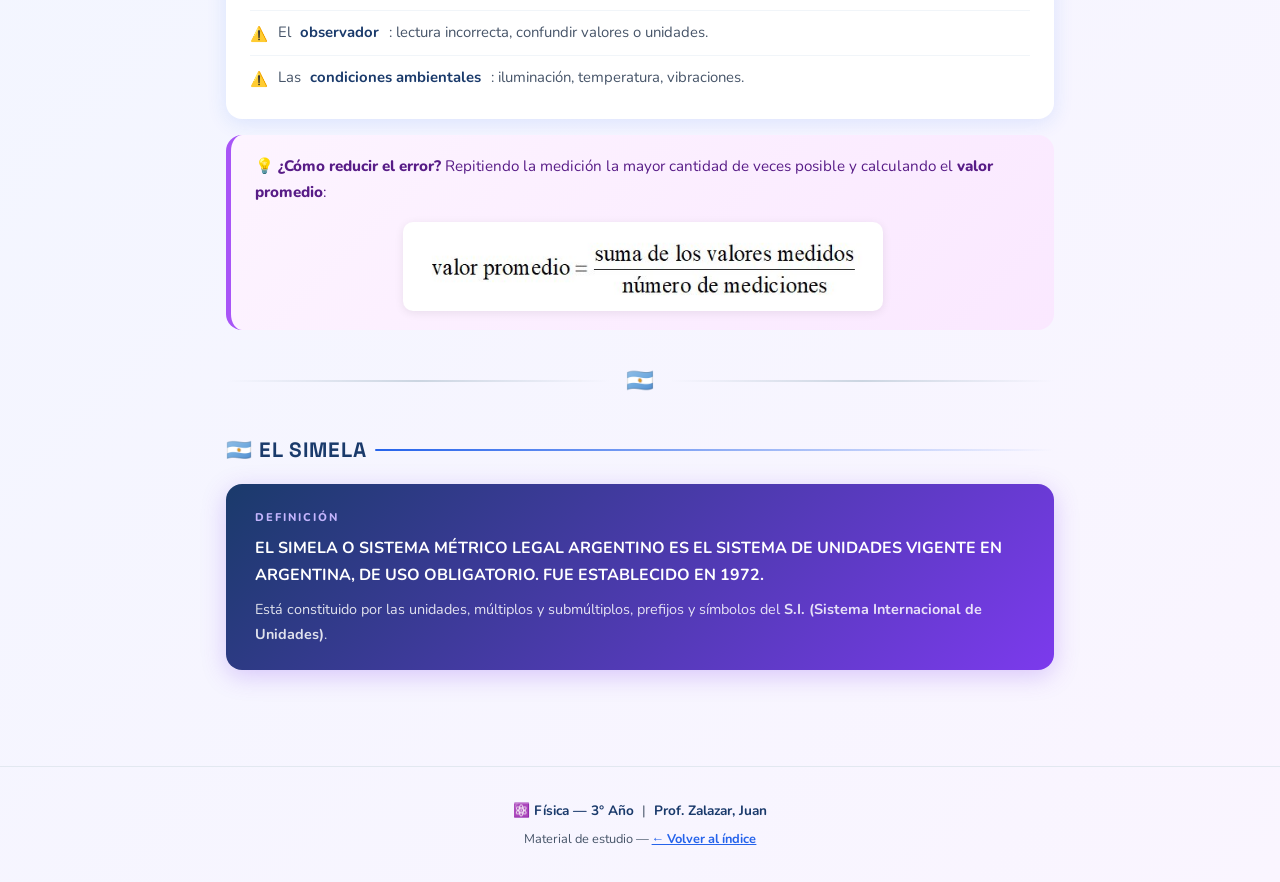
<file: 3b/clase1.html>
<!DOCTYPE html>
<html lang="es">
<head>
<meta charset="UTF-8">
<meta name="viewport" content="width=device-width, initial-scale=1.0">
<title>Física — Clase 1 | Prof. Zalazar, Juan</title>
<link rel="stylesheet" href="../styles.css">
<style>
  .welcome {
    background: linear-gradient(135deg, #fef9c3, #fef3c7);
    border-left: 5px solid var(--accent-yellow);
    margin: 1.5rem 1rem;
    padding: 1.2rem 1.5rem;
    border-radius: var(--radius);
    box-shadow: 0 2px 12px rgba(251,191,36,0.2);
    display: flex;
    align-items: flex-end;
    gap: 1rem;
  }
  .welcome-text { flex: 1; }
  .welcome-text p { font-size: 1rem; color: #78350f; font-weight: 600; }
  .welcome-profe {
    width: 110px;
    flex-shrink: 0;
    animation: float 3s ease-in-out infinite;
    filter: drop-shadow(2px 4px 6px rgba(0,0,0,0.15));
  }
</style>
</head>
<body>

  <header>
    <h1>⚛️ Física</h1>
    <p class="subtitle">3° Año — Apuntes de Clase</p>
    <span class="badge">🧑‍🏫 Prof. Zalazar, Juan</span>
  </header>

  <a href="../index_3b.html" class="nav-back">← Volver al índice</a>

  <div class="welcome">
    <div class="welcome-text">
      <p>👋 En esta clase vas a encontrar los conceptos fundamentales de la Física: qué estudia, los fenómenos y magnitudes físicas, cómo medimos y el sistema de unidades argentino. ¡Arranquemos! 🚀</p>
    </div>
    <img src="../images/profe_zalazar.webp" alt="Prof. Zalazar" class="welcome-profe">
  </div>

<main>
<p class="section-title">🔭 ¿Qué es la Física?</p>
  <div class="definition-box">
    <span class="def-label">Definición</span>
    <p>LA FÍSICA ES LA CIENCIA NATURAL QUE ESTUDIA LA MATERIA, LA ENERGÍA, EL ESPACIO Y EL TIEMPO, Y CÓMO ESTOS SE RELACIONAN ENTRE SÍ.</p>
  </div>
  <div class="explanation">
    Busca entender y explicar los fenómenos que ocurren en la naturaleza (como el movimiento, la luz, el sonido o la gravedad) sin ocuparse de los cambios en la composición interna de los materiales. <strong>¡Eso lo estudia la Química!</strong>
  </div>

  <div class="topic-divider"><span>🌊</span></div>

  <p class="section-title">🌦️ Fenómeno Natural</p>
  <div class="definition-box">
    <span class="def-label">Definición</span>
    <p>UN FENÓMENO NATURAL ES TODO CAMBIO O TRANSFORMACIÓN QUE OCURRE EN LA NATURALEZA Y QUE PUEDE SER OBSERVADO Y ESTUDIADO.</p>
  </div>
  <div class="explanation">
    <strong>Por ejemplo:</strong><br>
    <span class="example-chip">🏃 Movimiento de un objeto</span>
    <span class="example-chip">🌧️ Caída de la lluvia</span>
    <span class="example-chip">🌈 Formación de un arco iris</span>
  </div>

  <div class="topic-divider"><span>📏</span></div>

  <p class="section-title">📐 Magnitud Física</p>
  <div class="definition-box">
    <span class="def-label">Definición</span>
    <p>UNA MAGNITUD FÍSICA ES CUALQUIER PROPIEDAD O CARACTERÍSTICA DE UN OBJETO O FENÓMENO NATURAL QUE PUEDE SER MEDIDA Y CUANTIFICADA.</p>
  </div>
  <div class="explanation">
    <strong>Por ejemplo:</strong><br>
    <span class="example-chip">📏 Longitud de una mesa</span>
    <span class="example-chip">🚗 Velocidad de un auto</span>
    <span class="example-chip">🌡️ Temperatura de un cuerpo</span>
  </div>
  <img src="../images/tabla_magnitudes.png" alt="Tabla de magnitudes físicas" class="content-image">
  <p class="image-caption">Tabla de magnitudes físicas</p>

  <div class="topic-divider"><span>🗂️</span></div>

  <p class="section-title">🗂️ Clasificación de las Magnitudes</p>
  <div class="classif-card">
    <h3>🔢 1. Por su ORIGEN</h3>
    <div class="classif-item">
      <span class="ci-tag">A</span>
      <p><strong>Magnitudes Fundamentales:</strong> se definen por sí mismas y <u>no</u> dependen de otras magnitudes. Sirven de base para el resto.<br>
      <span class="example-chip">metro</span><span class="example-chip">gramo</span><span class="example-chip">segundo</span></p>
    </div>
    <div class="classif-item b">
      <span class="ci-tag b">B</span>
      <p><strong>Magnitudes Derivadas:</strong> se definen mediante la combinación matemática de dos o más magnitudes fundamentales.<br>
      <span class="example-chip">m²</span><span class="example-chip">km/h</span></p>
    </div>
  </div>
  <img src="../images/clasificacion_magnitudes.png" alt="Clasificación de magnitudes" class="content-image">
  <p class="image-caption">Ejemplos de magnitudes fundamentales y derivadas</p>

  <div class="classif-card purple">
    <h3>🧭 2. Por su NATURALEZA</h3>
    <div class="classif-item">
      <span class="ci-tag">A</span>
      <p><strong>Magnitudes Escalares:</strong> se describen completamente con un valor numérico y una unidad de medida.<br>
      <span class="example-chip">🌡️ Temperatura: 39°C</span><span class="example-chip">⚖️ Masa: 50 kg</span></p>
    </div>
    <div class="classif-item b">
      <span class="ci-tag b">B</span>
      <p><strong>Magnitudes Vectoriales:</strong> además del valor y la unidad, necesitan una <strong>dirección</strong> y un <strong>sentido</strong> para estar completamente definidas.<br>
      <span class="example-chip">💨 Velocidad</span><span class="example-chip">💪 Fuerza</span></p>
    </div>
  </div>

  <div class="topic-divider"><span>⚖️</span></div>

  <p class="section-title">📏 ¿Qué es Medir?</p>
  <div class="definition-box">
    <span class="def-label">Definición</span>
    <p>MEDIR ES COMPARAR UNA CIERTA CANTIDAD DE UNA MAGNITUD FÍSICA CON OTRA CANTIDAD DE LA MISMA NATURALEZA, CONOCIDA COMO UNIDAD DE MEDIDA, PARA DETERMINAR CUÁNTAS VECES ESTA UNIDAD ESTÁ CONTENIDA EN DICHA MAGNITUD.</p>
  </div>
  <div class="measure-box">
    <p>💡 Medir es determinar <strong>CUÁNTO</strong> (un número) y <strong>DE QUÉ</strong> (la unidad de medida).</p>
  </div>

  <p style="margin: 1rem 0 0.5rem; font-weight: 700; color: var(--blue-dark);">🔍 Aspectos que intervienen en toda medición:</p>
  <div class="aspects-wrapper">
    <div class="aspects-list">
      <div class="aspect-item">
        <span class="ai-icon">🧑‍🔬</span>
        <div><strong>Observador</strong><p>La persona que realiza la medición.</p></div>
      </div>
      <div class="aspect-item">
        <span class="ai-icon">🔧</span>
        <div><strong>Instrumento adecuado</strong><p>Cinta métrica, balanza, termómetro, etc.</p></div>
      </div>
      <div class="aspect-item">
        <span class="ai-icon">📦</span>
        <div><strong>Magnitud a medir</strong><p>Longitud, masa, volumen, etc.</p></div>
      </div>
      <div class="aspect-item">
        <span class="ai-icon">📐</span>
        <div><strong>Unidad de medida</strong><p>La cantidad de referencia con la que se compara.</p></div>
      </div>
    </div>
    <img src="../images/observador_midiendo.png" alt="Observador midiendo" class="observer-img">
  </div>

  <div class="topic-divider"><span>🔬</span></div>

  <p class="section-title">🛠️ Instrumentos de Medición</p>
  <div class="definition-box">
    <span class="def-label">Definición</span>
    <p>LOS INSTRUMENTOS DE MEDICIÓN SON DISPOSITIVOS DISEÑADOS PARA CUANTIFICAR Y REGISTRAR LA MAGNITUD DE UNA DETERMINADA PROPIEDAD FÍSICA. SU FUNCIÓN PRINCIPAL ES PROPORCIONAR MEDICIONES PRECISAS Y CONFIABLES.</p>
  </div>
  <div class="explanation">
    Pueden variar en complejidad y precisión: desde simples <strong>reglas</strong> y <strong>termómetros</strong>, hasta <strong>osciloscopios</strong> y <strong>espectrómetros</strong>.
  </div>

  <div class="topic-divider"><span>❌</span></div>

  <p class="section-title">⚠️ Errores de Medición</p>
  <div class="definition-box">
    <span class="def-label">Definición</span>
    <p>LOS ERRORES DE MEDICIÓN SON DISCREPANCIAS ENTRE EL VALOR MEDIDO Y EL VALOR VERDADERO DE UNA MAGNITUD.</p>
  </div>
  <div class="explanation">
    <strong>Algunos factores que los provocan:</strong>
    <ul class="error-list">
      <li>Los <strong>instrumentos</strong>: poco precisos, mal calibrados o dañados.</li>
      <li>La <strong>cantidad de materia</strong>: demasiado pequeña o grande, su forma, etc.</li>
      <li>El <strong>observador</strong>: lectura incorrecta, confundir valores o unidades.</li>
      <li>Las <strong>condiciones ambientales</strong>: iluminación, temperatura, vibraciones.</li>
    </ul>
  </div>
  <div class="tip-box">
    💡 <strong>¿Cómo reducir el error?</strong> Repitiendo la medición la mayor cantidad de veces posible y calculando el <strong>valor promedio</strong>:
    <img src="../images/formula_promedio.png" alt="Fórmula del valor promedio" class="formula-img">
  </div>

  <div class="topic-divider"><span>🇦🇷</span></div>

  <p class="section-title">🇦🇷 El SIMELA</p>
  <div class="simela-box">
    <span class="def-label">Definición</span>
    <p>EL SIMELA O SISTEMA MÉTRICO LEGAL ARGENTINO ES EL SISTEMA DE UNIDADES VIGENTE EN ARGENTINA, DE USO OBLIGATORIO. FUE ESTABLECIDO EN 1972.</p>
    <p class="simela-note">Está constituido por las unidades, múltiplos y submúltiplos, prefijos y símbolos del <strong>S.I. (Sistema Internacional de Unidades)</strong>.</p>
  </div>
</main>

  <footer>
    <p>⚛️ <strong>Física — 3° Año</strong> &nbsp;|&nbsp; <strong>Prof. Zalazar, Juan</strong></p>
    <p style="margin-top:0.4rem; font-size:0.8rem;">Material de estudio — <a href="../index_3b.html" style="color:var(--blue-mid); font-weight:700;">← Volver al índice</a></p>
  </footer>

</body>
</html>
</file>
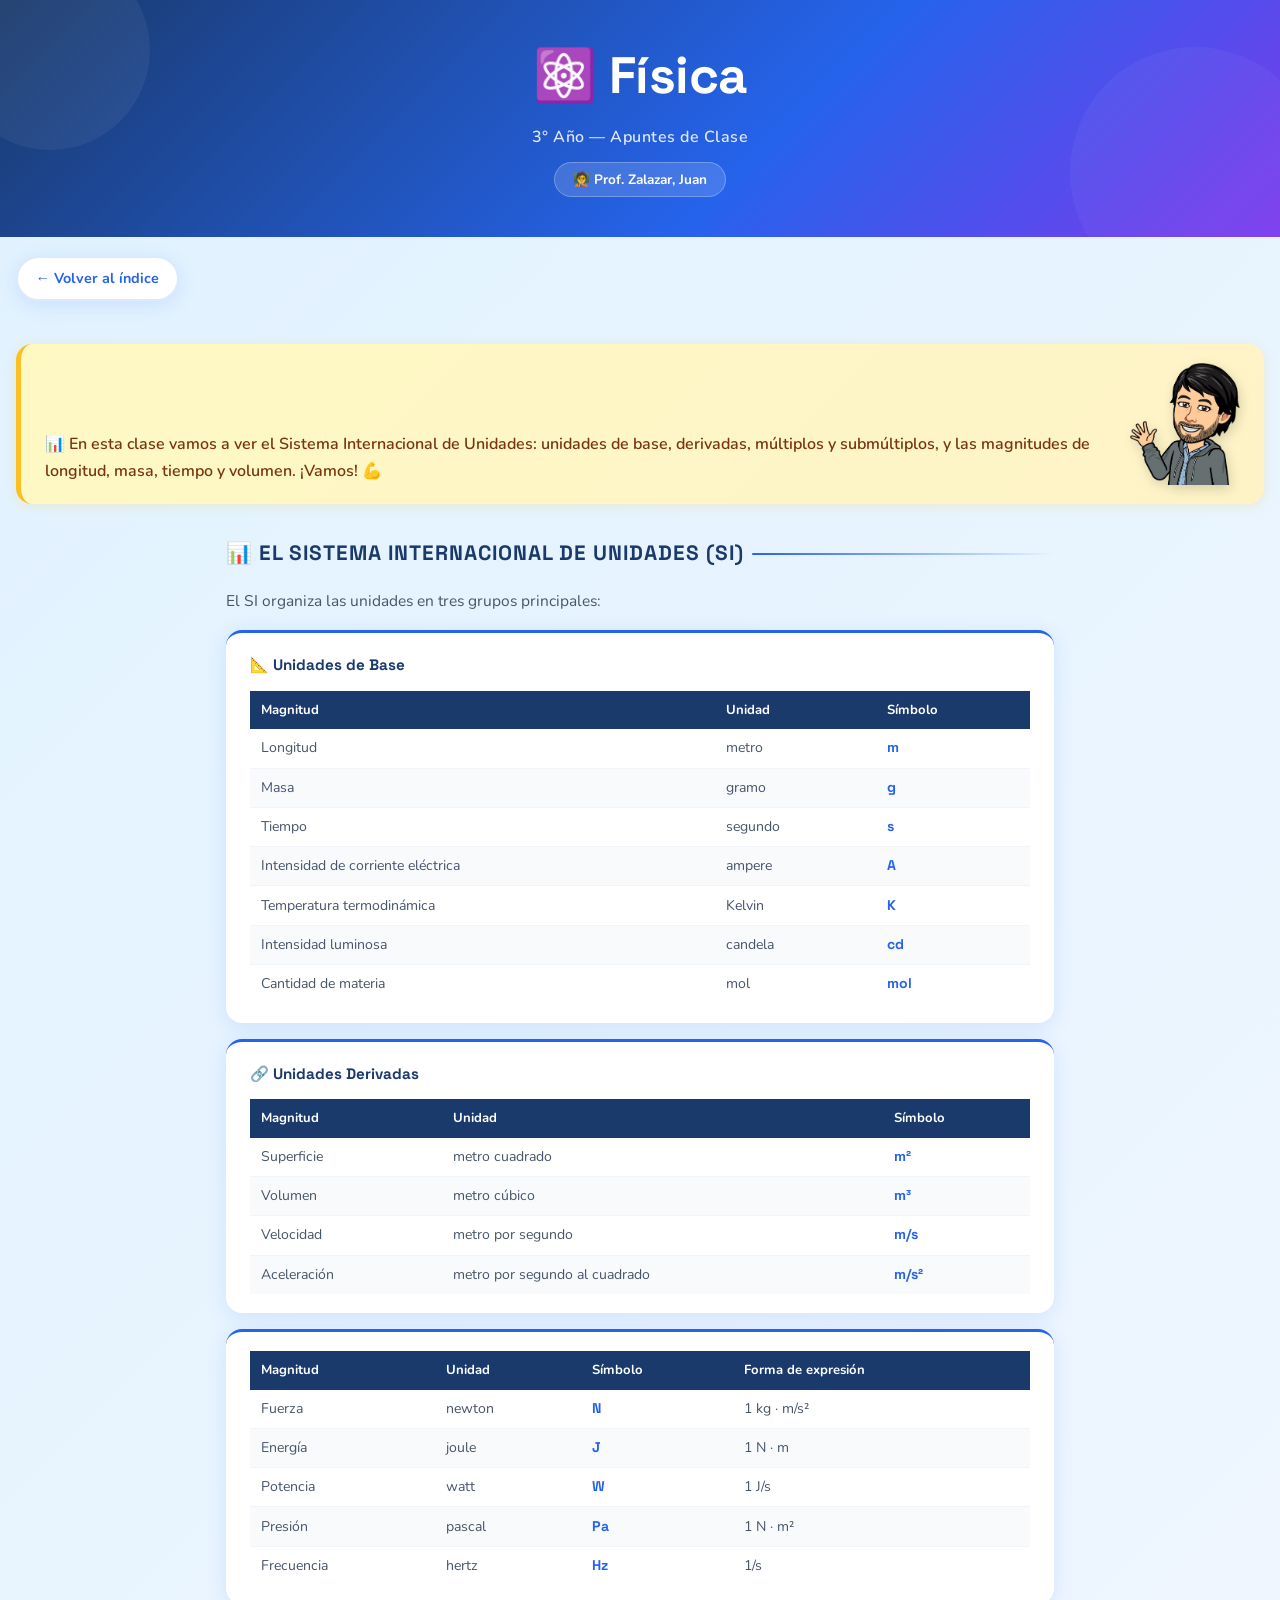
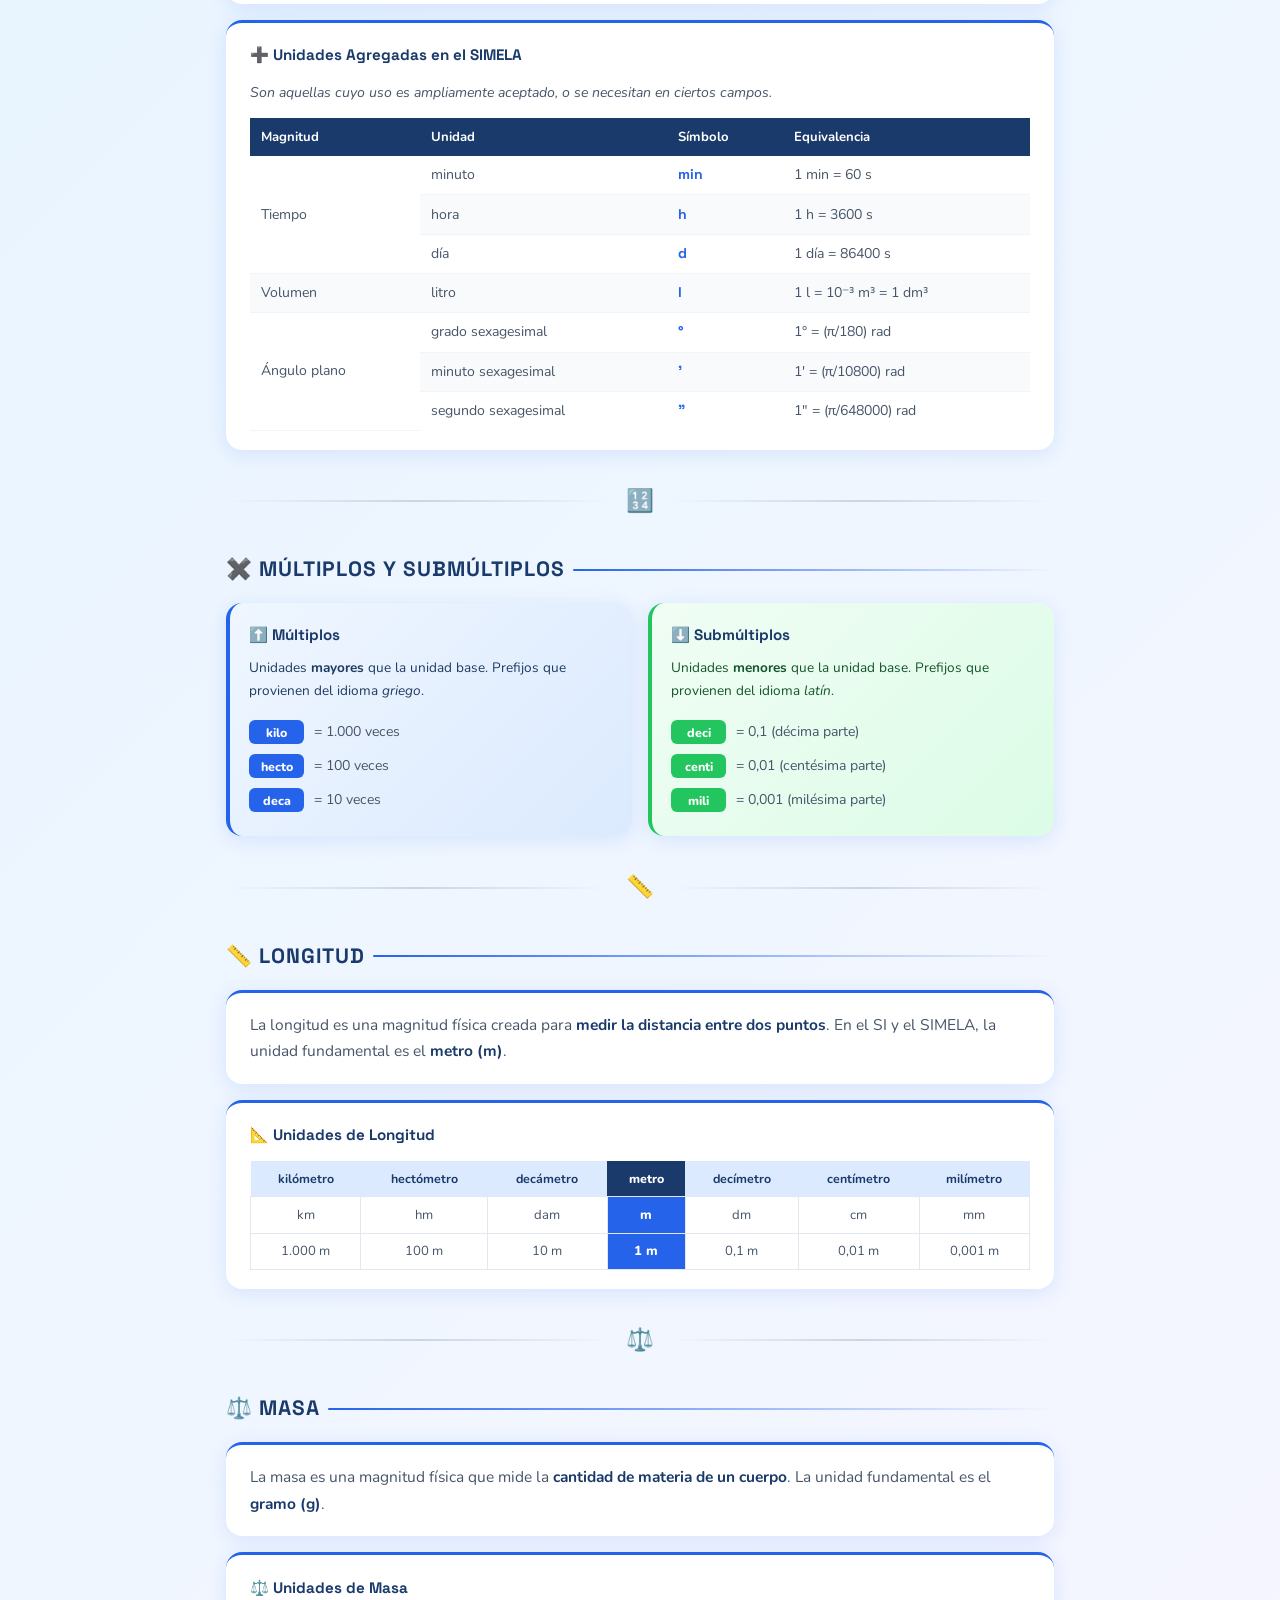
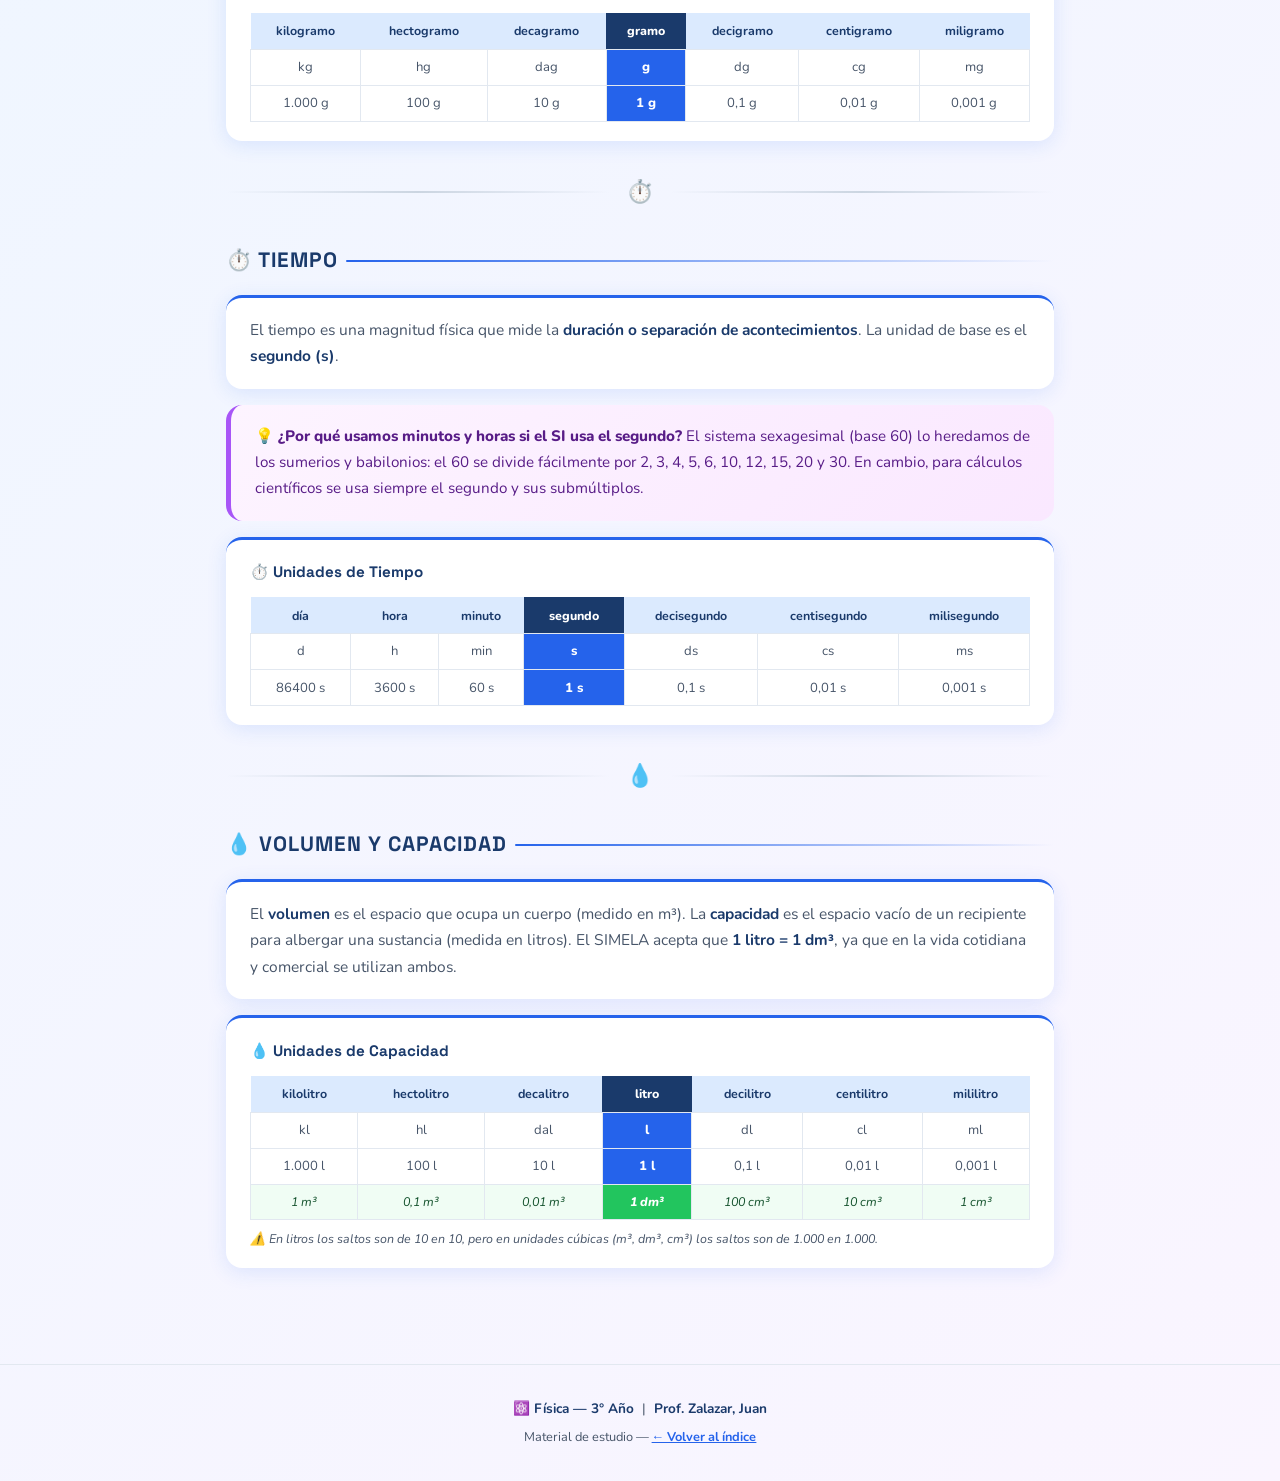
<file: 3b/clase2.html>
<!DOCTYPE html>
<html lang="es">
<head>
<meta charset="UTF-8">
<meta name="viewport" content="width=device-width, initial-scale=1.0">
<title>Física — Clase 2 | Prof. Zalazar, Juan</title>
<link rel="stylesheet" href="../styles.css">
<style>
  .welcome {
    background: linear-gradient(135deg, #fef9c3, #fef3c7);
    border-left: 5px solid var(--accent-yellow);
    margin: 1.5rem 1rem;
    padding: 1.2rem 1.5rem;
    border-radius: var(--radius);
    box-shadow: 0 2px 12px rgba(251,191,36,0.2);
    display: flex;
    align-items: flex-end;
    gap: 1rem;
  }
  .welcome-text { flex: 1; }
  .welcome-text p { font-size: 1rem; color: #78350f; font-weight: 600; }
  .welcome-profe {
    width: 110px;
    flex-shrink: 0;
    animation: float 3s ease-in-out infinite;
    filter: drop-shadow(2px 4px 6px rgba(0,0,0,0.15));
  }
</style>
</head>
<body>

  <header>
    <h1>⚛️ Física</h1>
    <p class="subtitle">3° Año — Apuntes de Clase</p>
    <span class="badge">🧑‍🏫 Prof. Zalazar, Juan</span>
  </header>

  <a href="../index_3b.html" class="nav-back">← Volver al índice</a>

  <div class="welcome">
    <div class="welcome-text">
      <p>📊 En esta clase vamos a ver el Sistema Internacional de Unidades: unidades de base, derivadas, múltiplos y submúltiplos, y las magnitudes de longitud, masa, tiempo y volumen. ¡Vamos! 💪</p>
    </div>
    <img src="../images/profe_zalazar.webp" alt="Prof. Zalazar" class="welcome-profe">
  </div>

<main>
<p class="section-title">📊 El Sistema Internacional de Unidades (SI)</p>

  <p style="margin-bottom:1rem; color:var(--text-mid); font-size:0.97rem;">El SI organiza las unidades en tres grupos principales:</p>

  <!-- TABLA UNIDADES DE BASE -->
  <div class="tabla-card">
    <h3 class="tabla-title">📐 Unidades de Base</h3>
    <div class="tabla-wrapper">
      <table class="si-table">
        <thead>
          <tr><th>Magnitud</th><th>Unidad</th><th>Símbolo</th></tr>
        </thead>
        <tbody>
          <tr><td>Longitud</td><td>metro</td><td class="sym">m</td></tr>
          <tr><td>Masa</td><td>gramo</td><td class="sym">g</td></tr>
          <tr><td>Tiempo</td><td>segundo</td><td class="sym">s</td></tr>
          <tr><td>Intensidad de corriente eléctrica</td><td>ampere</td><td class="sym">A</td></tr>
          <tr><td>Temperatura termodinámica</td><td>Kelvin</td><td class="sym">K</td></tr>
          <tr><td>Intensidad luminosa</td><td>candela</td><td class="sym">cd</td></tr>
          <tr><td>Cantidad de materia</td><td>mol</td><td class="sym">mol</td></tr>
        </tbody>
      </table>
    </div>
  </div>

  <!-- TABLA UNIDADES DERIVADAS -->
  <div class="tabla-card">
    <h3 class="tabla-title">🔗 Unidades Derivadas</h3>
    <div class="tabla-wrapper">
      <table class="si-table">
        <thead>
          <tr><th>Magnitud</th><th>Unidad</th><th>Símbolo</th></tr>
        </thead>
        <tbody>
          <tr><td>Superficie</td><td>metro cuadrado</td><td class="sym">m²</td></tr>
          <tr><td>Volumen</td><td>metro cúbico</td><td class="sym">m³</td></tr>
          <tr><td>Velocidad</td><td>metro por segundo</td><td class="sym">m/s</td></tr>
          <tr><td>Aceleración</td><td>metro por segundo al cuadrado</td><td class="sym">m/s²</td></tr>
        </tbody>
      </table>
    </div>
  </div>

  <div class="tabla-card" style="margin-top:0.5rem;">
    <div class="tabla-wrapper">
      <table class="si-table">
        <thead>
          <tr><th>Magnitud</th><th>Unidad</th><th>Símbolo</th><th>Forma de expresión</th></tr>
        </thead>
        <tbody>
          <tr><td>Fuerza</td><td>newton</td><td class="sym">N</td><td>1 kg · m/s²</td></tr>
          <tr><td>Energía</td><td>joule</td><td class="sym">J</td><td>1 N · m</td></tr>
          <tr><td>Potencia</td><td>watt</td><td class="sym">W</td><td>1 J/s</td></tr>
          <tr><td>Presión</td><td>pascal</td><td class="sym">Pa</td><td>1 N · m²</td></tr>
          <tr><td>Frecuencia</td><td>hertz</td><td class="sym">Hz</td><td>1/s</td></tr>
        </tbody>
      </table>
    </div>
  </div>

  <!-- TABLA UNIDADES AGREGADAS -->
  <div class="tabla-card">
    <h3 class="tabla-title">➕ Unidades Agregadas en el SIMELA</h3>
    <p style="font-size:0.88rem; color:var(--text-mid); margin-bottom:0.8rem; font-style:italic;">Son aquellas cuyo uso es ampliamente aceptado, o se necesitan en ciertos campos.</p>
    <div class="tabla-wrapper">
      <table class="si-table">
        <thead>
          <tr><th>Magnitud</th><th>Unidad</th><th>Símbolo</th><th>Equivalencia</th></tr>
        </thead>
        <tbody>
          <tr><td rowspan="3">Tiempo</td><td>minuto</td><td class="sym">min</td><td>1 min = 60 s</td></tr>
          <tr><td>hora</td><td class="sym">h</td><td>1 h = 3600 s</td></tr>
          <tr><td>día</td><td class="sym">d</td><td>1 día = 86400 s</td></tr>
          <tr><td>Volumen</td><td>litro</td><td class="sym">l</td><td>1 l = 10⁻³ m³ = 1 dm³</td></tr>
          <tr><td rowspan="3">Ángulo plano</td><td>grado sexagesimal</td><td class="sym">°</td><td>1° = (π/180) rad</td></tr>
          <tr><td>minuto sexagesimal</td><td class="sym">'</td><td>1' = (π/10800) rad</td></tr>
          <tr><td>segundo sexagesimal</td><td class="sym">"</td><td>1" = (π/648000) rad</td></tr>
        </tbody>
      </table>
    </div>
  </div>

  <div class="topic-divider"><span>🔢</span></div>

  <!-- MÚLTIPLOS Y SUBMÚLTIPLOS -->
  <p class="section-title">✖️ Múltiplos y Submúltiplos</p>

  <div class="multiplos-grid">
    <div class="multiplos-card azul">
      <h4>⬆️ Múltiplos</h4>
      <p style="font-size:0.85rem; color:#1e3a5f; margin-bottom:0.8rem;">Unidades <strong>mayores</strong> que la unidad base. Prefijos que provienen del idioma <em>griego</em>.</p>
      <div class="mp-item"><span class="mp-tag">kilo</span><span>= 1.000 veces</span></div>
      <div class="mp-item"><span class="mp-tag">hecto</span><span>= 100 veces</span></div>
      <div class="mp-item"><span class="mp-tag">deca</span><span>= 10 veces</span></div>
    </div>
    <div class="multiplos-card verde">
      <h4>⬇️ Submúltiplos</h4>
      <p style="font-size:0.85rem; color:#14532d; margin-bottom:0.8rem;">Unidades <strong>menores</strong> que la unidad base. Prefijos que provienen del idioma <em>latín</em>.</p>
      <div class="mp-item"><span class="mp-tag verde">deci</span><span>= 0,1 (décima parte)</span></div>
      <div class="mp-item"><span class="mp-tag verde">centi</span><span>= 0,01 (centésima parte)</span></div>
      <div class="mp-item"><span class="mp-tag verde">mili</span><span>= 0,001 (milésima parte)</span></div>
    </div>
  </div>

  <div class="topic-divider"><span>📏</span></div>

  <!-- LONGITUD -->
  <p class="section-title">📏 Longitud</p>
  <div class="explanation">
    La longitud es una magnitud física creada para <strong>medir la distancia entre dos puntos</strong>. En el SI y el SIMELA, la unidad fundamental es el <strong>metro (m)</strong>.
  </div>
  <div class="tabla-card">
    <h3 class="tabla-title">📐 Unidades de Longitud</h3>
    <div class="tabla-wrapper">
      <table class="escala-table">
        <thead>
          <tr>
            <th>kilómetro</th><th>hectómetro</th><th>decámetro</th>
            <th class="base-col">metro</th>
            <th>decímetro</th><th>centímetro</th><th>milímetro</th>
          </tr>
        </thead>
        <tbody>
          <tr>
            <td>km</td><td>hm</td><td>dam</td>
            <td class="base-col">m</td>
            <td>dm</td><td>cm</td><td>mm</td>
          </tr>
          <tr>
            <td>1.000 m</td><td>100 m</td><td>10 m</td>
            <td class="base-col">1 m</td>
            <td>0,1 m</td><td>0,01 m</td><td>0,001 m</td>
          </tr>
        </tbody>
      </table>
    </div>
  </div>

  <div class="topic-divider"><span>⚖️</span></div>

  <!-- MASA -->
  <p class="section-title">⚖️ Masa</p>
  <div class="explanation">
    La masa es una magnitud física que mide la <strong>cantidad de materia de un cuerpo</strong>. La unidad fundamental es el <strong>gramo (g)</strong>.
  </div>
  <div class="tabla-card">
    <h3 class="tabla-title">⚖️ Unidades de Masa</h3>
    <div class="tabla-wrapper">
      <table class="escala-table">
        <thead>
          <tr>
            <th>kilogramo</th><th>hectogramo</th><th>decagramo</th>
            <th class="base-col">gramo</th>
            <th>decigramo</th><th>centigramo</th><th>miligramo</th>
          </tr>
        </thead>
        <tbody>
          <tr>
            <td>kg</td><td>hg</td><td>dag</td>
            <td class="base-col">g</td>
            <td>dg</td><td>cg</td><td>mg</td>
          </tr>
          <tr>
            <td>1.000 g</td><td>100 g</td><td>10 g</td>
            <td class="base-col">1 g</td>
            <td>0,1 g</td><td>0,01 g</td><td>0,001 g</td>
          </tr>
        </tbody>
      </table>
    </div>
  </div>

  <div class="topic-divider"><span>⏱️</span></div>

  <!-- TIEMPO -->
  <p class="section-title">⏱️ Tiempo</p>
  <div class="explanation">
    El tiempo es una magnitud física que mide la <strong>duración o separación de acontecimientos</strong>. La unidad de base es el <strong>segundo (s)</strong>.
  </div>
  <div class="tip-box" style="margin-bottom:1rem;">
    💡 <strong>¿Por qué usamos minutos y horas si el SI usa el segundo?</strong> El sistema sexagesimal (base 60) lo heredamos de los sumerios y babilonios: el 60 se divide fácilmente por 2, 3, 4, 5, 6, 10, 12, 15, 20 y 30. En cambio, para cálculos científicos se usa siempre el segundo y sus submúltiplos.
  </div>
  <div class="tabla-card">
    <h3 class="tabla-title">⏱️ Unidades de Tiempo</h3>
    <div class="tabla-wrapper">
      <table class="escala-table">
        <thead>
          <tr>
            <th>día</th><th>hora</th><th>minuto</th>
            <th class="base-col">segundo</th>
            <th>decisegundo</th><th>centisegundo</th><th>milisegundo</th>
          </tr>
        </thead>
        <tbody>
          <tr>
            <td>d</td><td>h</td><td>min</td>
            <td class="base-col">s</td>
            <td>ds</td><td>cs</td><td>ms</td>
          </tr>
          <tr>
            <td>86400 s</td><td>3600 s</td><td>60 s</td>
            <td class="base-col">1 s</td>
            <td>0,1 s</td><td>0,01 s</td><td>0,001 s</td>
          </tr>
        </tbody>
      </table>
    </div>
  </div>

  <div class="topic-divider"><span>💧</span></div>

  <!-- VOLUMEN -->
  <p class="section-title">💧 Volumen y Capacidad</p>
  <div class="explanation">
    El <strong>volumen</strong> es el espacio que ocupa un cuerpo (medido en m³). La <strong>capacidad</strong> es el espacio vacío de un recipiente para albergar una sustancia (medida en litros). El SIMELA acepta que <strong>1 litro = 1 dm³</strong>, ya que en la vida cotidiana y comercial se utilizan ambos.
  </div>
  <div class="tabla-card">
    <h3 class="tabla-title">💧 Unidades de Capacidad</h3>
    <div class="tabla-wrapper">
      <table class="escala-table">
        <thead>
          <tr>
            <th>kilolitro</th><th>hectolitro</th><th>decalitro</th>
            <th class="base-col">litro</th>
            <th>decilitro</th><th>centilitro</th><th>mililitro</th>
          </tr>
        </thead>
        <tbody>
          <tr>
            <td>kl</td><td>hl</td><td>dal</td>
            <td class="base-col">l</td>
            <td>dl</td><td>cl</td><td>ml</td>
          </tr>
          <tr>
            <td>1.000 l</td><td>100 l</td><td>10 l</td>
            <td class="base-col">1 l</td>
            <td>0,1 l</td><td>0,01 l</td><td>0,001 l</td>
          </tr>
          <tr class="equiv-row">
            <td>1 m³</td><td>0,1 m³</td><td>0,01 m³</td>
            <td class="base-col">1 dm³</td>
            <td>100 cm³</td><td>10 cm³</td><td>1 cm³</td>
          </tr>
        </tbody>
      </table>
    </div>
    <p style="font-size:0.78rem; color:var(--text-mid); margin-top:0.5rem; font-style:italic;">⚠️ En litros los saltos son de 10 en 10, pero en unidades cúbicas (m³, dm³, cm³) los saltos son de 1.000 en 1.000.</p>
  </div>
</main>

  <footer>
    <p>⚛️ <strong>Física — 3° Año</strong> &nbsp;|&nbsp; <strong>Prof. Zalazar, Juan</strong></p>
    <p style="margin-top:0.4rem; font-size:0.8rem;">Material de estudio — <a href="../index_3b.html" style="color:var(--blue-mid); font-weight:700;">← Volver al índice</a></p>
  </footer>

</body>
</html>
</file>
<file: styles.css>
/* =============================================
   FÍSICA - Prof. Zalazar, Juan
   styles.css — Estilos compartidos
   ============================================= */

@import url('https://fonts.googleapis.com/css2?family=Nunito:wght@400;600;700;800;900&family=Space+Grotesk:wght@400;500;600;700&display=swap');

:root {
  --blue-dark: #1a3a6b;
  --blue-mid: #2563eb;
  --blue-light: #dbeafe;
  --blue-pale: #eff6ff;
  --accent-yellow: #fbbf24;
  --accent-orange: #f97316;
  --accent-green: #22c55e;
  --accent-purple: #a855f7;
  --accent-pink: #ec4899;
  --text-dark: #1e293b;
  --text-mid: #475569;
  --white: #ffffff;
  --shadow: 0 4px 20px rgba(37,99,235,0.12);
  --radius: 16px;
}

* { box-sizing: border-box; margin: 0; padding: 0; }

body {
  font-family: 'Nunito', sans-serif;
  background: linear-gradient(135deg, #e0f2fe 0%, #eff6ff 50%, #faf5ff 100%);
  min-height: 100vh;
  color: var(--text-dark);
  font-size: 16px;
  line-height: 1.7;
}

/* HEADER */
header {
  background: linear-gradient(135deg, var(--blue-dark) 0%, #2563eb 60%, #7c3aed 100%);
  color: white;
  padding: 2rem 1.5rem 2.5rem;
  text-align: center;
  position: relative;
  overflow: hidden;
}
header::before {
  content: '';
  position: absolute;
  top: -50px; left: -50px;
  width: 200px; height: 200px;
  background: rgba(255,255,255,0.05);
  border-radius: 50%;
}
header::after {
  content: '';
  position: absolute;
  bottom: -60px; right: -40px;
  width: 250px; height: 250px;
  background: rgba(255,255,255,0.04);
  border-radius: 50%;
}
header h1 {
  font-family: 'Space Grotesk', sans-serif;
  font-size: clamp(2rem, 6vw, 3.2rem);
  font-weight: 700;
  letter-spacing: -0.5px;
  margin-bottom: 0.3rem;
  position: relative;
  z-index: 1;
}
header .subtitle {
  font-size: 1rem;
  opacity: 0.85;
  font-weight: 600;
  letter-spacing: 0.5px;
  margin-bottom: 0.7rem;
  position: relative;
  z-index: 1;
}
header .badge {
  display: inline-block;
  background: rgba(255,255,255,0.15);
  border: 1px solid rgba(255,255,255,0.25);
  border-radius: 50px;
  padding: 0.3rem 1.1rem;
  font-size: 0.85rem;
  font-weight: 700;
  backdrop-filter: blur(4px);
  position: relative;
  z-index: 1;
}

/* NAV BACK BUTTON */
.nav-back {
  display: inline-flex;
  align-items: center;
  gap: 0.4rem;
  margin: 1.2rem 1rem;
  padding: 0.5rem 1.1rem;
  background: white;
  border: 2px solid var(--blue-light);
  border-radius: 50px;
  color: var(--blue-mid);
  font-weight: 700;
  font-size: 0.9rem;
  text-decoration: none;
  box-shadow: var(--shadow);
  transition: all 0.2s;
}
.nav-back:hover {
  background: var(--blue-pale);
  border-color: var(--blue-mid);
}

/* MAIN */
main {
  max-width: 860px;
  margin: 0 auto;
  padding: 0 1rem 3rem;
}

/* SECTION TITLE */
.section-title {
  font-family: 'Space Grotesk', sans-serif;
  font-size: 1.3rem;
  font-weight: 700;
  color: var(--blue-dark);
  text-transform: uppercase;
  letter-spacing: 1px;
  margin: 2rem 0 1rem;
  display: flex;
  align-items: center;
  gap: 0.5rem;
}
.section-title::after {
  content: '';
  flex: 1;
  height: 2px;
  background: linear-gradient(to right, var(--blue-mid), transparent);
  border-radius: 2px;
}

/* DEFINITION BOX */
.definition-box {
  background: linear-gradient(135deg, var(--blue-dark) 0%, #1e40af 100%);
  color: white;
  border-radius: var(--radius);
  padding: 1.5rem 1.8rem;
  margin: 1rem 0;
  box-shadow: 0 6px 24px rgba(37,99,235,0.25);
  position: relative;
  overflow: hidden;
}
.definition-box::before {
  content: '📖';
  position: absolute;
  top: -10px; right: 10px;
  font-size: 5rem;
  opacity: 0.1;
}
.definition-box .def-label {
  font-size: 0.7rem;
  font-weight: 800;
  text-transform: uppercase;
  letter-spacing: 2px;
  color: var(--accent-yellow);
  margin-bottom: 0.6rem;
  display: block;
}
.definition-box p {
  font-size: 1rem;
  font-weight: 700;
  line-height: 1.65;
  color: white;
  text-align: center;
}

/* EXPLANATION */
.explanation {
  background: white;
  border-radius: var(--radius);
  padding: 1.2rem 1.5rem;
  margin: 0.8rem 0;
  box-shadow: var(--shadow);
  border-top: 3px solid var(--blue-mid);
  font-size: 0.97rem;
  color: var(--text-mid);
}
.explanation strong { color: var(--blue-dark); }

/* TOPIC DIVIDER */
.topic-divider {
  display: flex;
  align-items: center;
  margin: 2rem 0;
  gap: 1rem;
}
.topic-divider::before,
.topic-divider::after {
  content: '';
  flex: 1;
  height: 2px;
  background: linear-gradient(to right, transparent, #cbd5e1, transparent);
  border-radius: 2px;
}
.topic-divider span { font-size: 1.4rem; }

/* EXAMPLE CHIPS */
.example-chip {
  display: inline-block;
  background: var(--blue-pale);
  color: var(--blue-dark);
  border: 1.5px solid #bfdbfe;
  border-radius: 50px;
  padding: 0.25rem 0.85rem;
  font-size: 0.85rem;
  font-weight: 600;
  margin: 0.2rem 0.15rem;
}

/* CLASSIF CARDS */
.classif-card {
  background: white;
  border-radius: var(--radius);
  padding: 1.4rem 1.5rem;
  margin: 1rem 0;
  box-shadow: var(--shadow);
  border-left: 5px solid var(--accent-green);
}
.classif-card.purple { border-left-color: var(--accent-purple); }
.classif-card h3 {
  font-family: 'Space Grotesk', sans-serif;
  font-size: 1rem;
  font-weight: 700;
  color: var(--blue-dark);
  margin-bottom: 0.8rem;
  display: flex;
  align-items: center;
  gap: 0.4rem;
}
.classif-item {
  display: flex;
  gap: 0.8rem;
  padding: 0.6rem 0;
  border-bottom: 1px dashed #e2e8f0;
}
.classif-item:last-child { border-bottom: none; }
.classif-item .ci-tag {
  background: var(--blue-mid);
  color: white;
  border-radius: 8px;
  padding: 0.15rem 0.6rem;
  font-size: 0.75rem;
  font-weight: 800;
  white-space: nowrap;
  align-self: flex-start;
  margin-top: 2px;
}
.classif-item.b .ci-tag { background: var(--accent-purple); }
.classif-item p { font-size: 0.92rem; color: var(--text-mid); }
.classif-item p strong { color: var(--text-dark); }

/* IMAGES */
.content-image {
  width: 100%;
  border-radius: var(--radius);
  box-shadow: 0 4px 20px rgba(0,0,0,0.1);
  margin: 1rem 0;
  display: block;
  background: white;
}
.image-caption {
  text-align: center;
  font-size: 0.8rem;
  color: var(--text-mid);
  margin-top: -0.5rem;
  margin-bottom: 1rem;
  font-style: italic;
}

/* MEASURE BOX */
.measure-box {
  background: linear-gradient(135deg, #f0fdf4, #dcfce7);
  border: 2px solid #86efac;
  border-radius: var(--radius);
  padding: 1.3rem 1.5rem;
  margin: 1rem 0;
}
.measure-box p { font-size: 0.95rem; color: #14532d; font-weight: 600; }

/* ASPECTS */
.aspects-wrapper {
  display: flex;
  gap: 1.2rem;
  align-items: flex-start;
  margin: 1rem 0;
}
.aspects-list {
  display: grid;
  grid-template-columns: 1fr 1fr;
  gap: 0.8rem;
  flex: 1;
}
.observer-img {
  width: 130px;
  flex-shrink: 0;
  border-radius: 12px;
  box-shadow: 0 4px 16px rgba(0,0,0,0.1);
  object-fit: contain;
  background: white;
}
.aspect-item {
  background: white;
  border-radius: 12px;
  padding: 1rem;
  box-shadow: var(--shadow);
  display: flex;
  align-items: flex-start;
  gap: 0.7rem;
}
.aspect-item .ai-icon { font-size: 1.6rem; flex-shrink: 0; }
.aspect-item p { font-size: 0.88rem; color: var(--text-mid); }
.aspect-item strong { color: var(--text-dark); display: block; font-size: 0.92rem; margin-bottom: 0.2rem; }

/* ERROR LIST */
.error-list { margin: 0.8rem 0 0 0; padding: 0; list-style: none; }
.error-list li {
  display: flex;
  align-items: flex-start;
  gap: 0.6rem;
  padding: 0.55rem 0;
  border-bottom: 1px solid #f1f5f9;
  font-size: 0.93rem;
  color: var(--text-mid);
}
.error-list li:last-child { border-bottom: none; }
.error-list li::before { content: '⚠️'; font-size: 0.9rem; margin-top: 2px; flex-shrink: 0; }

/* TIP BOX */
.tip-box {
  background: linear-gradient(135deg, #fdf4ff, #fae8ff);
  border-left: 5px solid var(--accent-purple);
  border-radius: var(--radius);
  padding: 1.2rem 1.5rem;
  margin: 1rem 0;
  font-size: 0.95rem;
  color: #581c87;
}
.tip-box strong { font-weight: 800; }

/* FORMULA IMAGE */
.formula-img {
  display: block;
  max-width: 480px;
  width: 100%;
  margin: 1rem auto 0;
  border-radius: 10px;
  background: white;
  padding: 0.5rem 1rem;
  box-shadow: 0 2px 10px rgba(0,0,0,0.08);
}

/* SIMELA BOX */
.simela-box {
  background: linear-gradient(135deg, var(--blue-dark), #7c3aed);
  color: white;
  border-radius: var(--radius);
  padding: 1.5rem 1.8rem;
  margin: 1rem 0;
  box-shadow: 0 6px 24px rgba(124,58,237,0.25);
}
.simela-box .def-label { color: #c4b5fd; font-size: 0.7rem; font-weight: 800; letter-spacing: 2px; text-transform: uppercase; display: block; margin-bottom: 0.5rem; }
.simela-box p { font-weight: 700; font-size: 1rem; }
.simela-box .simela-note { font-weight: 400; font-size: 0.9rem; margin-top: 0.5rem; opacity: 0.85; }

/* TABLAS SI */
.tabla-card {
  background: white;
  border-radius: var(--radius);
  padding: 1.2rem 1.5rem;
  margin: 1rem 0;
  box-shadow: var(--shadow);
  border-top: 3px solid var(--blue-mid);
  overflow: hidden;
}
.tabla-title {
  font-family: 'Space Grotesk', sans-serif;
  font-size: 0.95rem;
  font-weight: 700;
  color: var(--blue-dark);
  margin-bottom: 0.8rem;
}
.tabla-wrapper { overflow-x: auto; }
.si-table { width: 100%; border-collapse: collapse; font-size: 0.88rem; }
.si-table th {
  background: var(--blue-dark);
  color: white;
  padding: 0.5rem 0.7rem;
  text-align: left;
  font-weight: 700;
  font-size: 0.82rem;
}
.si-table td {
  padding: 0.45rem 0.7rem;
  border-bottom: 1px solid #f1f5f9;
  color: var(--text-mid);
}
.si-table tr:last-child td { border-bottom: none; }
.si-table tr:nth-child(even) td { background: #f8fafc; }
.si-table td.sym { font-weight: 800; color: var(--blue-mid); font-family: 'Space Grotesk', sans-serif; }
.escala-table { width: 100%; border-collapse: collapse; font-size: 0.82rem; min-width: 500px; }
.escala-table th {
  background: #dbeafe;
  color: var(--blue-dark);
  padding: 0.45rem 0.5rem;
  text-align: center;
  font-weight: 700;
  font-size: 0.78rem;
}
.escala-table td {
  padding: 0.4rem 0.5rem;
  text-align: center;
  border: 1px solid #e2e8f0;
  color: var(--text-mid);
  font-size: 0.82rem;
}
.escala-table .base-col { background: var(--blue-mid); color: white; font-weight: 800; }
.escala-table th.base-col { background: var(--blue-dark); color: white; }
.equiv-row td { background: #f0fdf4; color: #14532d; font-size: 0.78rem; font-style: italic; }
.equiv-row td.base-col { background: var(--accent-green); color: white; }

/* MÚLTIPLOS */
.multiplos-grid { display: grid; grid-template-columns: 1fr 1fr; gap: 1rem; margin: 1rem 0; }
.multiplos-card { border-radius: var(--radius); padding: 1.2rem; box-shadow: var(--shadow); }
.multiplos-card.azul { background: linear-gradient(135deg, #eff6ff, #dbeafe); border-left: 4px solid var(--blue-mid); }
.multiplos-card.verde { background: linear-gradient(135deg, #f0fdf4, #dcfce7); border-left: 4px solid var(--accent-green); }
.multiplos-card h4 { font-family: 'Space Grotesk', sans-serif; font-weight: 700; color: var(--blue-dark); margin-bottom: 0.5rem; font-size: 0.95rem; }
.mp-item { display: flex; align-items: center; gap: 0.6rem; padding: 0.3rem 0; font-size: 0.88rem; color: var(--text-mid); }
.mp-tag { background: var(--blue-mid); color: white; border-radius: 6px; padding: 0.1rem 0.6rem; font-size: 0.78rem; font-weight: 800; min-width: 55px; text-align: center; }
.mp-tag.verde { background: var(--accent-green); }

/* FOOTER */
footer {
  text-align: center;
  padding: 2rem 1rem;
  color: var(--text-mid);
  font-size: 0.85rem;
  border-top: 1px solid #e2e8f0;
  margin-top: 2rem;
}
footer strong { color: var(--blue-dark); }

/* ANIMATIONS */
@keyframes float {
  0%,100% { transform: translateY(0); }
  50% { transform: translateY(-8px); }
}

/* RESPONSIVE */
@media (max-width: 600px) {
  .aspects-wrapper { flex-direction: column; }
  .aspects-list { grid-template-columns: 1fr; }
  .observer-img { width: 100% !important; max-width: 180px; margin: 0 auto; }
  .multiplos-grid { grid-template-columns: 1fr; }
}
@media (max-width: 480px) {
  .welcome { flex-direction: column; align-items: center; }
  .welcome-profe { width: 90px; }
}
</file>
